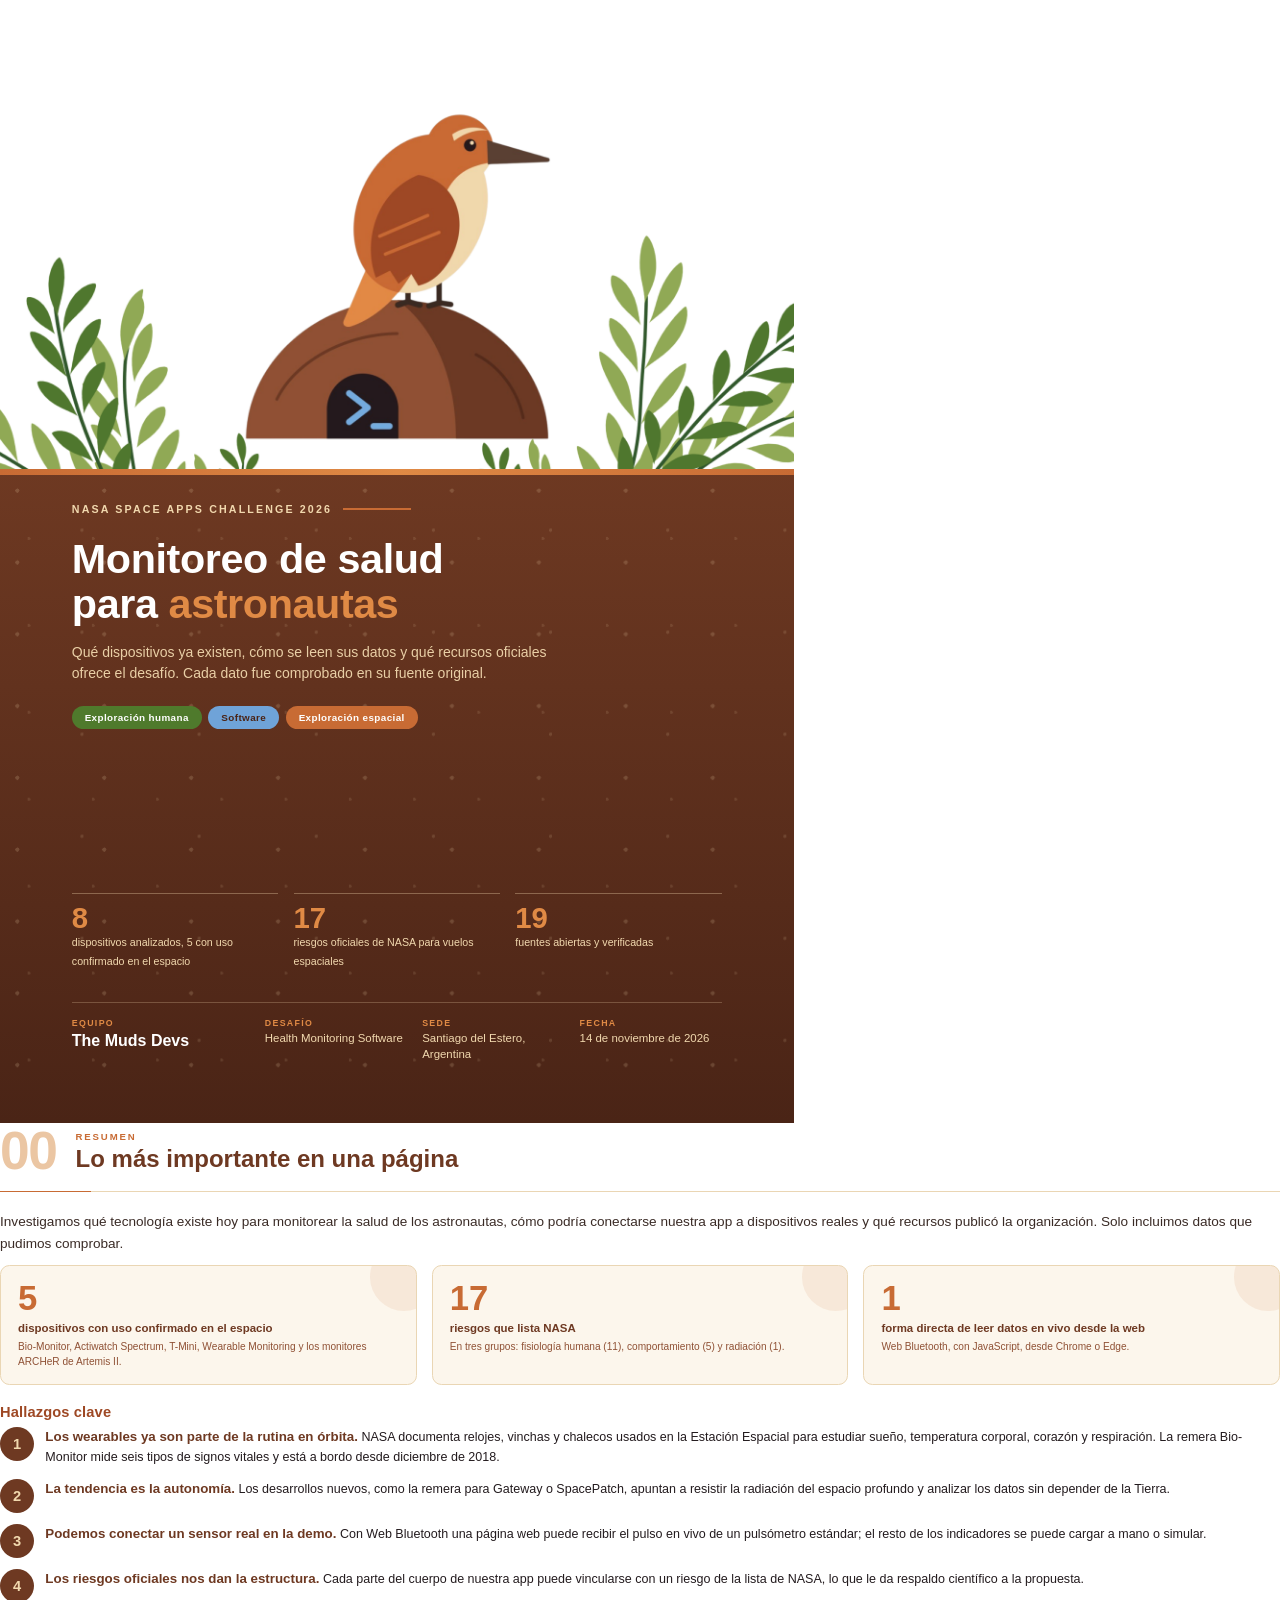
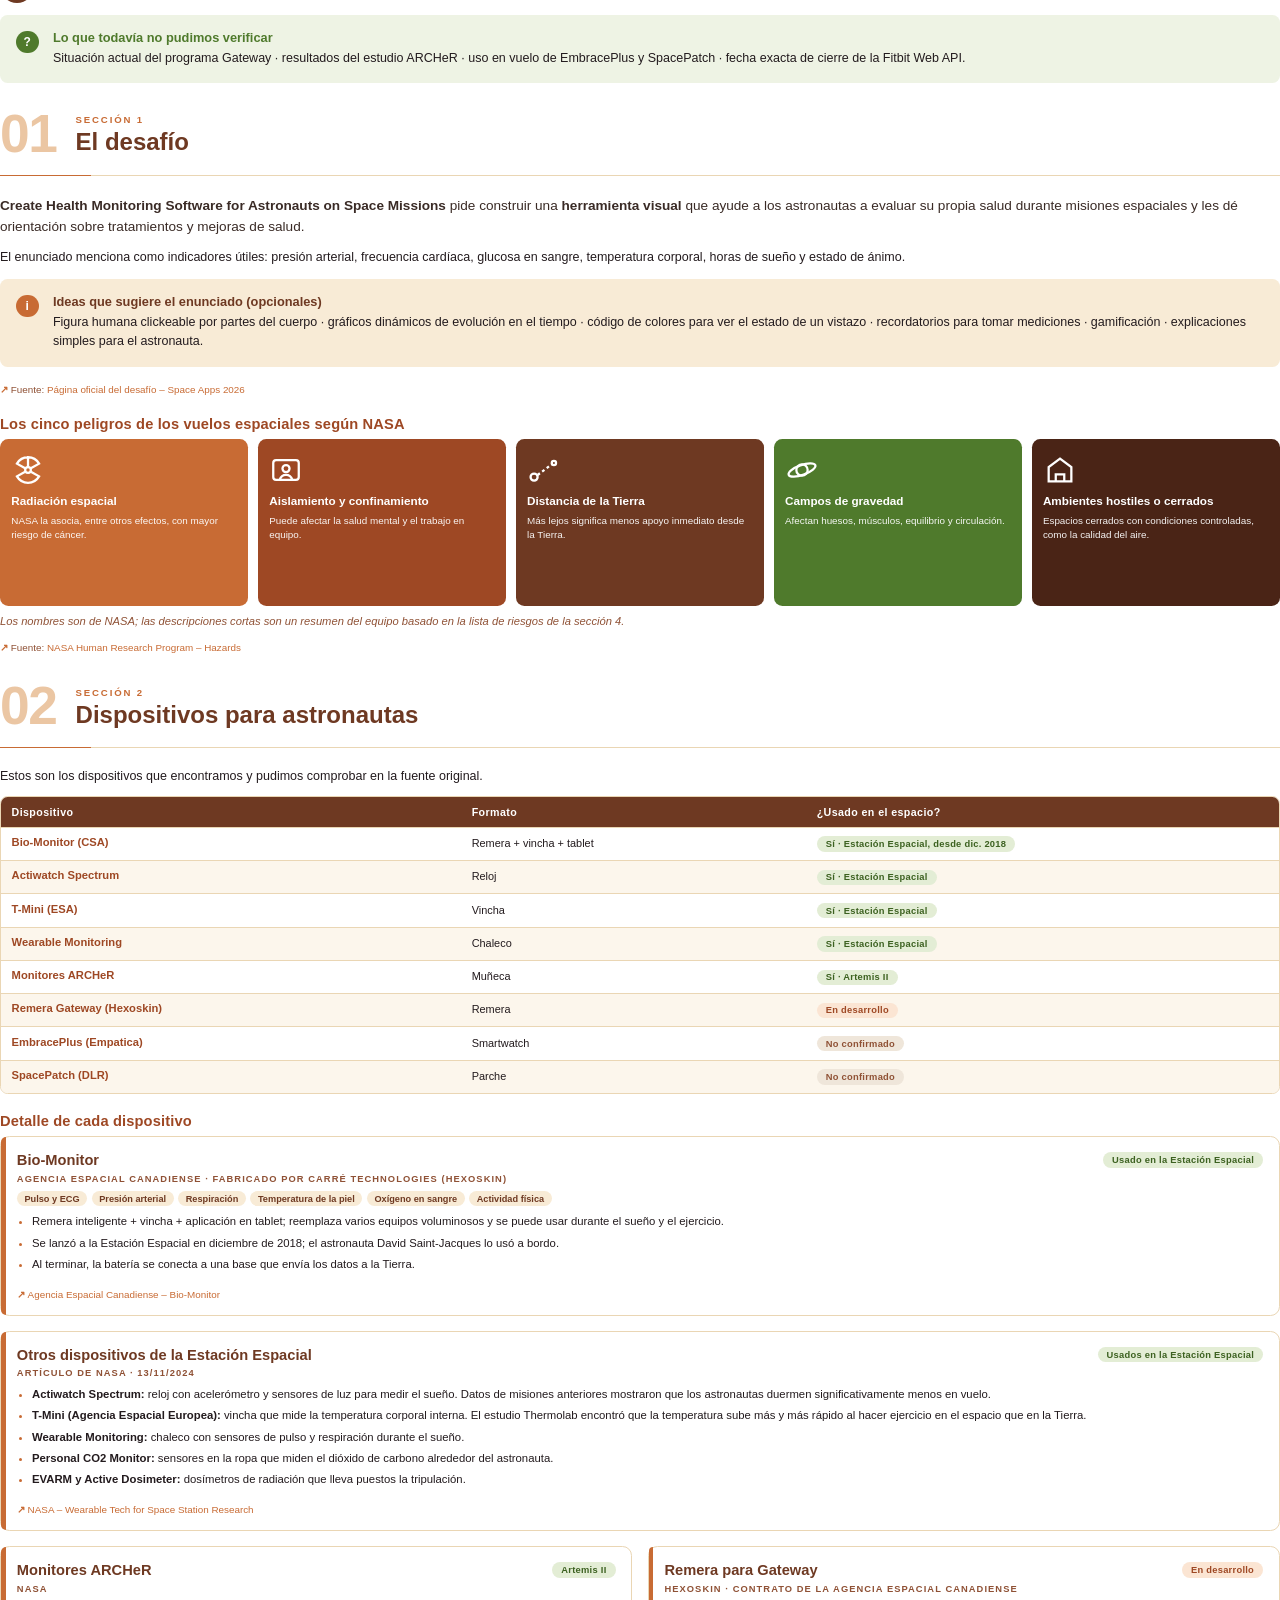
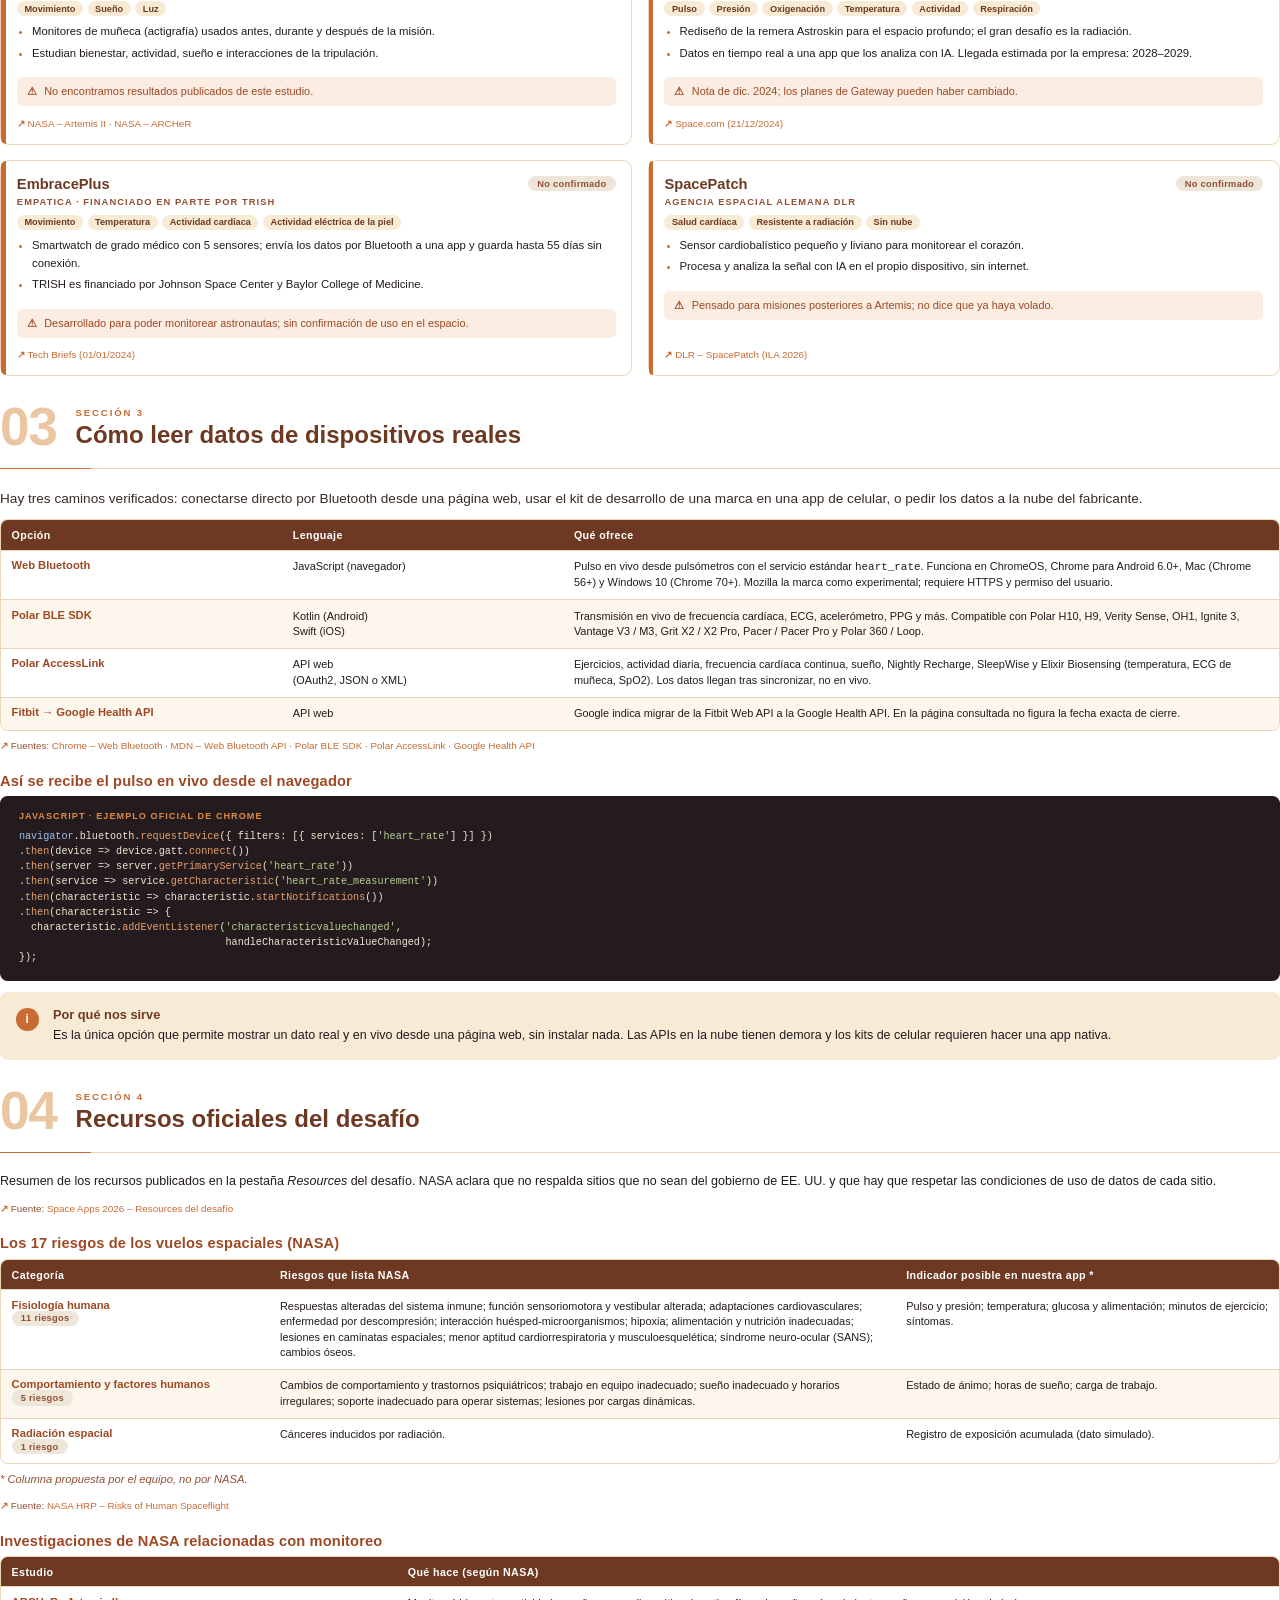
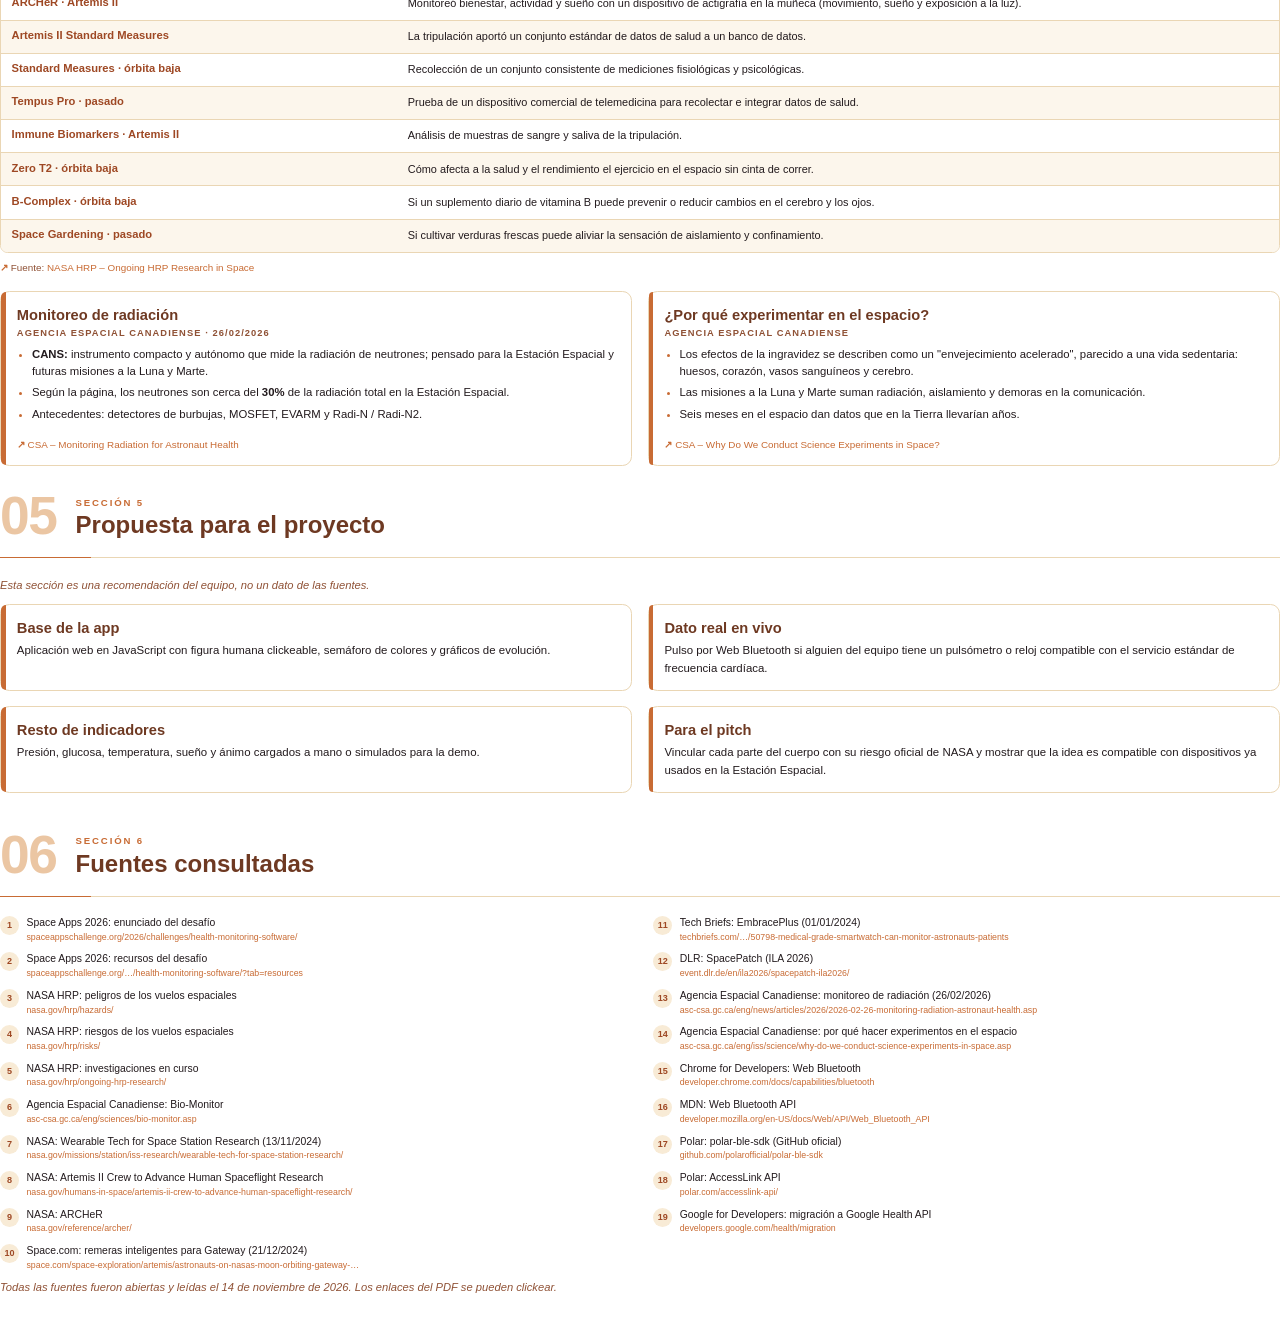
<file: informe_muds_devs.html>
<!doctype html>
<html lang="es">
<head>
<meta charset="utf-8">
<title>Monitoreo de salud para astronautas – The Muds Devs</title>
<style>
  :root{
    --brown:#6E3922; --deep:#4A2416; --rust:#9E4824; --orange:#C86B34; --amber:#E08A45;
    --cream:#F1D8AE; --sand:#F8EBD6; --paper:#FCF6EC; --ink:#231B1E; --muted:#8F5135;
    --green:#4F7A2C; --leaf:#8DAA5B; --blue:#6FA3D8; --line:#EAD6B4;
    --head:"Bahnschrift","Segoe UI",Arial,sans-serif; --body:"Segoe UI",Arial,sans-serif;
  }
  @page{ size:A4; margin:27mm 17mm 22mm 17mm; }
  @page :first{ margin:0 }
  *{box-sizing:border-box}
  html,body{margin:0;padding:0;background:#fff}
  body{font:9.4pt/1.55 var(--body);color:var(--ink);-webkit-print-color-adjust:exact;print-color-adjust:exact}
  a{color:var(--orange);text-decoration:none}
  b,strong{font-weight:600}

  /* ================= PORTADA ================= */
  .cover{width:210mm;height:297mm;position:relative;break-after:page;overflow:hidden;background:#fff}
  .cover .art{position:absolute;top:2mm;left:0;width:210mm;height:122mm;object-fit:cover;object-position:bottom}
  .cover .ground{position:absolute;top:124mm;left:0;right:0;bottom:0;background:
      radial-gradient(circle at 20% 30%,rgba(241,216,174,.18) 0 .5mm,transparent .6mm),
      radial-gradient(circle at 70% 60%,rgba(241,216,174,.14) 0 .4mm,transparent .5mm),
      radial-gradient(circle at 45% 80%,rgba(241,216,174,.12) 0 .35mm,transparent .45mm),
      linear-gradient(180deg,var(--brown) 0%,var(--deep) 100%);
      background-size:23mm 19mm,31mm 27mm,17mm 23mm,100% 100%;}
  .cover .ground::before{content:"";position:absolute;top:0;left:0;right:0;height:1.6mm;
      background:linear-gradient(90deg,var(--orange),var(--amber),var(--orange))}
  .cover .inner{position:absolute;top:133mm;left:19mm;right:19mm;bottom:16mm}
  .eyebrow{font:600 8pt var(--head);color:var(--cream);letter-spacing:1.6pt;text-transform:uppercase;display:flex;align-items:center;gap:3mm}
  .eyebrow::after{content:"";flex:0 0 18mm;height:.6mm;background:var(--orange)}
  .cover h1{font:700 31pt/1.08 var(--head);color:#fff;margin:6mm 0 4mm;letter-spacing:-.3pt}
  .cover h1 em{font-style:normal;color:var(--amber)}
  .cover .sub{font:10.5pt/1.5 var(--body);color:var(--cream);margin:0 0 6mm;max-width:132mm;opacity:.95}
  .tags span{display:inline-block;font:600 7.4pt var(--head);letter-spacing:.3pt;color:#fff;padding:1.5mm 3.4mm;border-radius:5mm;margin-right:1.8mm}
  .t-green{background:var(--green)} .t-blue{background:var(--blue);color:var(--deep)!important} .t-orange{background:var(--orange)}
  .stats{display:grid;grid-template-columns:repeat(3,1fr);gap:4mm;position:absolute;left:0;right:0;bottom:24mm}
  .stat{border-top:.5mm solid rgba(241,216,174,.35);padding-top:2.5mm}
  .stat b{display:block;font:700 22pt/1 var(--head);color:var(--amber)}
  .stat span{font:8pt/1.35 var(--body);color:var(--cream)}
  .meta{position:absolute;left:0;right:0;bottom:0;display:grid;grid-template-columns:1.25fr 1fr 1fr 1fr;gap:4mm;
        border-top:.4mm solid rgba(241,216,174,.25);padding-top:4mm}
  .meta div small{display:block;font:600 6.6pt var(--head);letter-spacing:1pt;text-transform:uppercase;color:var(--amber);margin-bottom:.8mm}
  .meta div{font:8.6pt/1.35 var(--body);color:var(--cream)}
  .meta .team{font:700 12pt/1.2 var(--head);color:#fff}

  /* ================= SECCIONES ================= */
  section{margin-bottom:6mm}
  .pb{break-after:page;height:0}
  .sh{display:grid;grid-template-columns:auto 1fr;gap:5mm;align-items:end;margin-bottom:5mm;break-after:avoid}
  .sh .num{font:700 40pt/1.05 var(--head);margin-bottom:-1.6mm;color:#EBC6A3;letter-spacing:-1pt}
  .sh .label{font:600 7.2pt var(--head);color:var(--orange);letter-spacing:1.4pt;text-transform:uppercase;margin-bottom:.8mm}
  .sh h2{font:700 18pt/1.15 var(--head);color:var(--brown);margin:0}
  .sh::after{content:"";grid-column:1 / -1;height:.3mm;background:linear-gradient(90deg,var(--orange) 0 24mm,var(--line) 24mm)}
  h3{font:700 11pt var(--head);color:var(--rust);margin:5mm 0 2mm;break-after:avoid;letter-spacing:.1pt}
  p{margin:0 0 2.6mm}
  ul{margin:0 0 2.6mm;padding-left:4.6mm} li{margin-bottom:1mm} li::marker{color:var(--orange)}
  .lead{font-size:10.2pt;line-height:1.6;color:#3a2b26}
  .src{font-size:7.4pt;color:var(--muted);margin:1mm 0 0}
  .src::before{content:"↗ ";color:var(--orange);font-weight:700}
  .warn{display:flex;gap:2mm;font-size:8.2pt;color:var(--rust);background:#FBEDE2;border-radius:1.5mm;padding:1.6mm 2.6mm;margin:1.5mm 0 1.5mm}
  .warn::before{content:"⚠";font-weight:700}
  .note{font-size:8.4pt;color:var(--muted);font-style:italic}

  .callout{position:relative;background:var(--sand);border-radius:2mm;padding:4mm 5mm 4mm 14mm;margin:3mm 0 4mm;break-inside:avoid}
  .callout::before{content:"i";position:absolute;left:4.2mm;top:4.2mm;width:6mm;height:6mm;border-radius:50%;background:var(--orange);
      color:#fff;font:700 9pt/6mm var(--head);text-align:center}
  .callout.green{background:#EEF3E4}
  .callout.green::before{content:"?";background:var(--green)}
  .callout b.t{display:block;font:700 9.6pt var(--head);color:var(--brown);margin-bottom:1mm}
  .callout.green b.t{color:var(--green)}

  /* resumen */
  .kpis{display:grid;grid-template-columns:repeat(3,1fr);gap:4mm;margin:2mm 0 5mm}
  .kpi{background:var(--paper);border:.3mm solid var(--line);border-radius:2.5mm;padding:4mm 4.5mm;position:relative;overflow:hidden}
  .kpi::after{content:"";position:absolute;right:-6mm;top:-6mm;width:18mm;height:18mm;border-radius:50%;background:rgba(200,107,52,.10)}
  .kpi b{display:block;font:700 26pt/1 var(--head);color:var(--orange)}
  .kpi span{display:block;font:600 8.6pt/1.35 var(--head);color:var(--brown);margin-top:1.5mm}
  .kpi small{display:block;font-size:7.6pt;color:var(--muted);margin-top:1mm;line-height:1.4}
  .findings{counter-reset:f;display:grid;gap:3mm}
  .finding{display:grid;grid-template-columns:9mm 1fr;gap:3mm;align-items:start;break-inside:avoid}
  .finding::before{counter-increment:f;content:counter(f);width:9mm;height:9mm;border-radius:50%;background:var(--brown);color:var(--cream);
      font:700 11pt/9mm var(--head);text-align:center}
  .finding b{font-family:var(--head);color:var(--brown);font-size:10pt}

  /* peligros */
  .hazards{display:grid;grid-template-columns:repeat(5,1fr);gap:2.5mm;margin:2mm 0 2mm}
  .hz{border-radius:2.2mm;padding:3.5mm 3mm 3.2mm;color:#fff;break-inside:avoid;min-height:44mm;display:flex;flex-direction:column}
  .hz svg{width:9mm;height:9mm;margin-bottom:2mm}
  .hz b{font:700 8.8pt/1.2 var(--head);margin-bottom:1.6mm;display:block}
  .hz span{font-size:7.4pt;line-height:1.4;opacity:.95}
  .h1c{background:var(--orange)} .h2c{background:var(--rust)} .h3c{background:var(--brown)} .h4c{background:var(--green)} .h5c{background:var(--deep)}

  /* tablas */
  table{width:100%;border-collapse:separate;border-spacing:0;margin:2mm 0 2mm;font-size:8.2pt;line-height:1.42;border-radius:2mm;overflow:hidden;border:.3mm solid var(--line)}
  thead{display:table-header-group}
  tr{break-inside:avoid}
  th{background:var(--brown);color:#fff;text-align:left;padding:2.3mm 2.8mm;font:600 8pt var(--head);letter-spacing:.3pt}
  td{padding:2.2mm 2.8mm;vertical-align:top;border-top:.3mm solid var(--line)}
  tbody tr:nth-child(even) td{background:var(--paper)}
  td.k{font:600 8.4pt var(--head);color:var(--rust)}
  .pill{display:inline-block;font:600 7pt var(--head);letter-spacing:.2pt;padding:.7mm 2.4mm;border-radius:3mm;white-space:nowrap}
  .ok{background:#E3EDD5;color:#3C6120} .dev{background:#FBE5D3;color:var(--rust)} .unk{background:#EFE6DA;color:var(--muted)}

  /* tarjetas de dispositivos */
  .cards{display:grid;grid-template-columns:1fr 1fr;gap:4mm}
  .card{background:#fff;border:.3mm solid var(--line);border-radius:2.5mm;padding:4mm 4.2mm 3.4mm;break-inside:avoid;display:flex;flex-direction:column;position:relative}
  .card::before{content:"";position:absolute;left:0;top:0;bottom:0;width:1.2mm;border-radius:2.5mm 0 0 2.5mm;background:var(--orange)}
  .card.wide{grid-column:1 / -1}
  .card .top{display:flex;justify-content:space-between;align-items:flex-start;gap:2mm;margin-bottom:1mm}
  .card h4{font:700 11pt/1.2 var(--head);color:var(--brown);margin:0}
  .card .org{font:600 7pt var(--head);letter-spacing:.8pt;text-transform:uppercase;color:var(--muted);margin-bottom:2mm}
  .card ul{font-size:8.5pt;padding-left:4mm;margin-bottom:1.5mm}
  .chips{display:flex;flex-wrap:wrap;gap:1.2mm;margin:0 0 2mm}
  .chips span{font:600 6.9pt var(--head);background:var(--sand);color:var(--brown);padding:.6mm 2mm;border-radius:2mm}
  .card .src{margin-top:auto;padding-top:1mm}

  /* código y fuentes */
  pre{font:7.6pt/1.5 Consolas,monospace;background:var(--ink);color:#F1E6D2;padding:4mm 5mm;border-radius:2mm;
      white-space:pre-wrap;margin:2mm 0 2mm;break-inside:avoid;position:relative}
  pre::before{content:"JavaScript · ejemplo oficial de Chrome";display:block;font:600 6.8pt var(--head);letter-spacing:.8pt;
      text-transform:uppercase;color:var(--amber);margin-bottom:2mm}
  .k1{color:#E8A06A} .k2{color:#9CC3EA} .k3{color:#B9CF8F}
  ol.refs{list-style:none;padding:0;margin:0;counter-reset:r;columns:2;column-gap:7mm;font-size:7.8pt}
  ol.refs li{counter-increment:r;break-inside:avoid;padding-left:7mm;position:relative;margin-bottom:2.4mm;line-height:1.35}
  ol.refs li::before{content:counter(r);position:absolute;left:0;top:0;width:5mm;height:5mm;border-radius:50%;background:var(--sand);
      color:var(--rust);font:700 6.8pt/5mm var(--head);text-align:center}
  ol.refs a{display:block;font-size:6.6pt;word-break:break-all;color:var(--orange);margin-top:.4mm}
</style>
</head>
<body>

<!-- ================= PORTADA ================= -->
<div class="cover">
  <img class="art" src="assets/cover_art.png" alt="">
  <div class="ground"></div>
  <div class="inner">
    <div class="eyebrow">NASA Space Apps Challenge 2026</div>
    <h1>Monitoreo de salud<br>para <em>astronautas</em></h1>
    <p class="sub">Qué dispositivos ya existen, cómo se leen sus datos y qué recursos oficiales ofrece el desafío. Cada dato fue comprobado en su fuente original.</p>
    <div class="tags"><span class="t-green">Exploración humana</span><span class="t-blue">Software</span><span class="t-orange">Exploración espacial</span></div>
    <div class="stats">
      <div class="stat"><b>8</b><span>dispositivos analizados, 5 con uso confirmado en el espacio</span></div>
      <div class="stat"><b>17</b><span>riesgos oficiales de NASA para vuelos espaciales</span></div>
      <div class="stat"><b>19</b><span>fuentes abiertas y verificadas</span></div>
    </div>
    <div class="meta">
      <div><small>Equipo</small><span class="team">The Muds Devs</span></div>
      <div><small>Desafío</small>Health Monitoring Software</div>
      <div><small>Sede</small>Santiago del Estero, Argentina</div>
      <div><small>Fecha</small>14 de noviembre de 2026</div>
    </div>
  </div>
</div>

<!-- ================= RESUMEN ================= -->
<section>
  <div class="sh"><div class="num">00</div><div><div class="label">Resumen</div><h2>Lo más importante en una página</h2></div></div>
  <p class="lead">Investigamos qué tecnología existe hoy para monitorear la salud de los astronautas, cómo podría conectarse nuestra app a dispositivos reales y qué recursos publicó la organización. Solo incluimos datos que pudimos comprobar.</p>
  <div class="kpis">
    <div class="kpi"><b>5</b><span>dispositivos con uso confirmado en el espacio</span><small>Bio-Monitor, Actiwatch Spectrum, T-Mini, Wearable Monitoring y los monitores ARCHeR de Artemis II.</small></div>
    <div class="kpi"><b>17</b><span>riesgos que lista NASA</span><small>En tres grupos: fisiología humana (11), comportamiento (5) y radiación (1).</small></div>
    <div class="kpi"><b>1</b><span>forma directa de leer datos en vivo desde la web</span><small>Web Bluetooth, con JavaScript, desde Chrome o Edge.</small></div>
  </div>
  <h3>Hallazgos clave</h3>
  <div class="findings">
    <div class="finding"><div><b>Los wearables ya son parte de la rutina en órbita.</b> NASA documenta relojes, vinchas y chalecos usados en la Estación Espacial para estudiar sueño, temperatura corporal, corazón y respiración. La remera Bio-Monitor mide seis tipos de signos vitales y está a bordo desde diciembre de 2018.</div></div>
    <div class="finding"><div><b>La tendencia es la autonomía.</b> Los desarrollos nuevos, como la remera para Gateway o SpacePatch, apuntan a resistir la radiación del espacio profundo y analizar los datos sin depender de la Tierra.</div></div>
    <div class="finding"><div><b>Podemos conectar un sensor real en la demo.</b> Con Web Bluetooth una página web puede recibir el pulso en vivo de un pulsómetro estándar; el resto de los indicadores se puede cargar a mano o simular.</div></div>
    <div class="finding"><div><b>Los riesgos oficiales nos dan la estructura.</b> Cada parte del cuerpo de nuestra app puede vincularse con un riesgo de la lista de NASA, lo que le da respaldo científico a la propuesta.</div></div>
  </div>
  <div class="callout green"><b class="t">Lo que todavía no pudimos verificar</b>Situación actual del programa Gateway · resultados del estudio ARCHeR · uso en vuelo de EmbracePlus y SpacePatch · fecha exacta de cierre de la Fitbit Web API.</div>
</section>

<!-- ================= 1 ================= -->
<div class="pb"></div>
<section>
  <div class="sh"><div class="num">01</div><div><div class="label">Sección 1</div><h2>El desafío</h2></div></div>
  <p class="lead"><b>Create Health Monitoring Software for Astronauts on Space Missions</b> pide construir una <b>herramienta visual</b> que ayude a los astronautas a evaluar su propia salud durante misiones espaciales y les dé orientación sobre tratamientos y mejoras de salud.</p>
  <p>El enunciado menciona como indicadores útiles: presión arterial, frecuencia cardíaca, glucosa en sangre, temperatura corporal, horas de sueño y estado de ánimo.</p>
  <div class="callout"><b class="t">Ideas que sugiere el enunciado (opcionales)</b>Figura humana clickeable por partes del cuerpo · gráficos dinámicos de evolución en el tiempo · código de colores para ver el estado de un vistazo · recordatorios para tomar mediciones · gamificación · explicaciones simples para el astronauta.</div>
  <p class="src">Fuente: <a href="https://www.spaceappschallenge.org/2026/challenges/health-monitoring-software/">Página oficial del desafío – Space Apps 2026</a></p>

  <h3>Los cinco peligros de los vuelos espaciales según NASA</h3>
  <div class="hazards">
    <div class="hz h1c"><svg viewBox="0 0 24 24" fill="none" stroke="#fff" stroke-width="1.6"><circle cx="12" cy="12" r="2"/><path d="M12 10V3a9 9 0 0 1 7.8 4.5L13.7 11M10.3 11 4.2 7.5A9 9 0 0 1 12 3M13.7 13l6.1 3.5A9 9 0 0 1 4.2 16.5L10.3 13"/></svg><b>Radiación espacial</b><span>NASA la asocia, entre otros efectos, con mayor riesgo de cáncer.</span></div>
    <div class="hz h2c"><svg viewBox="0 0 24 24" fill="none" stroke="#fff" stroke-width="1.6"><rect x="3" y="5" width="18" height="14" rx="2"/><circle cx="12" cy="11" r="2.5"/><path d="M7.5 19c.8-2.4 2.5-3.6 4.5-3.6s3.7 1.2 4.5 3.6"/></svg><b>Aislamiento y confinamiento</b><span>Puede afectar la salud mental y el trabajo en equipo.</span></div>
    <div class="hz h3c"><svg viewBox="0 0 24 24" fill="none" stroke="#fff" stroke-width="1.6"><circle cx="5" cy="17" r="2.5"/><circle cx="19" cy="7" r="1.5"/><path d="M7.5 15.5 17.5 8" stroke-dasharray="2 2"/></svg><b>Distancia de la Tierra</b><span>Más lejos significa menos apoyo inmediato desde la Tierra.</span></div>
    <div class="hz h4c"><svg viewBox="0 0 24 24" fill="none" stroke="#fff" stroke-width="1.6"><circle cx="12" cy="12" r="4"/><ellipse cx="12" cy="12" rx="10" ry="3.5" transform="rotate(-20 12 12)"/></svg><b>Campos de gravedad</b><span>Afectan huesos, músculos, equilibrio y circulación.</span></div>
    <div class="hz h5c"><svg viewBox="0 0 24 24" fill="none" stroke="#fff" stroke-width="1.6"><path d="M4 20V10l8-6 8 6v10z"/><path d="M9 20v-5h6v5"/></svg><b>Ambientes hostiles o cerrados</b><span>Espacios cerrados con condiciones controladas, como la calidad del aire.</span></div>
  </div>
  <p class="note">Los nombres son de NASA; las descripciones cortas son un resumen del equipo basado en la lista de riesgos de la sección 4.</p>
  <p class="src">Fuente: <a href="https://www.nasa.gov/hrp/hazards/">NASA Human Research Program – Hazards</a></p>
</section>

<!-- ================= 2 ================= -->
<div class="pb"></div>
<section>
  <div class="sh"><div class="num">02</div><div><div class="label">Sección 2</div><h2>Dispositivos para astronautas</h2></div></div>
  <p>Estos son los dispositivos que encontramos y pudimos comprobar en la fuente original.</p>
  <table>
    <thead><tr><th style="width:36%">Dispositivo</th><th style="width:27%">Formato</th><th>¿Usado en el espacio?</th></tr></thead>
    <tbody>
      <tr><td class="k">Bio-Monitor (CSA)</td><td>Remera + vincha + tablet</td><td><span class="pill ok">Sí · Estación Espacial, desde dic. 2018</span></td></tr>
      <tr><td class="k">Actiwatch Spectrum</td><td>Reloj</td><td><span class="pill ok">Sí · Estación Espacial</span></td></tr>
      <tr><td class="k">T-Mini (ESA)</td><td>Vincha</td><td><span class="pill ok">Sí · Estación Espacial</span></td></tr>
      <tr><td class="k">Wearable Monitoring</td><td>Chaleco</td><td><span class="pill ok">Sí · Estación Espacial</span></td></tr>
      <tr><td class="k">Monitores ARCHeR</td><td>Muñeca</td><td><span class="pill ok">Sí · Artemis II</span></td></tr>
      <tr><td class="k">Remera Gateway (Hexoskin)</td><td>Remera</td><td><span class="pill dev">En desarrollo</span></td></tr>
      <tr><td class="k">EmbracePlus (Empatica)</td><td>Smartwatch</td><td><span class="pill unk">No confirmado</span></td></tr>
      <tr><td class="k">SpacePatch (DLR)</td><td>Parche</td><td><span class="pill unk">No confirmado</span></td></tr>
    </tbody>
  </table>

  <h3>Detalle de cada dispositivo</h3>
  <div class="cards">
    <div class="card wide">
      <div class="top"><h4>Bio-Monitor</h4><span class="pill ok">Usado en la Estación Espacial</span></div>
      <div class="org">Agencia Espacial Canadiense · fabricado por Carré Technologies (Hexoskin)</div>
      <div class="chips"><span>Pulso y ECG</span><span>Presión arterial</span><span>Respiración</span><span>Temperatura de la piel</span><span>Oxígeno en sangre</span><span>Actividad física</span></div>
      <ul>
        <li>Remera inteligente + vincha + aplicación en tablet; reemplaza varios equipos voluminosos y se puede usar durante el sueño y el ejercicio.</li>
        <li>Se lanzó a la Estación Espacial en diciembre de 2018; el astronauta David Saint-Jacques lo usó a bordo.</li>
        <li>Al terminar, la batería se conecta a una base que envía los datos a la Tierra.</li>
      </ul>
      <p class="src"><a href="https://www.asc-csa.gc.ca/eng/sciences/bio-monitor.asp">Agencia Espacial Canadiense – Bio-Monitor</a></p>
    </div>

    <div class="card wide">
      <div class="top"><h4>Otros dispositivos de la Estación Espacial</h4><span class="pill ok">Usados en la Estación Espacial</span></div>
      <div class="org">Artículo de NASA · 13/11/2024</div>
      <ul>
        <li><b>Actiwatch Spectrum:</b> reloj con acelerómetro y sensores de luz para medir el sueño. Datos de misiones anteriores mostraron que los astronautas duermen significativamente menos en vuelo.</li>
        <li><b>T-Mini (Agencia Espacial Europea):</b> vincha que mide la temperatura corporal interna. El estudio Thermolab encontró que la temperatura sube más y más rápido al hacer ejercicio en el espacio que en la Tierra.</li>
        <li><b>Wearable Monitoring:</b> chaleco con sensores de pulso y respiración durante el sueño.</li>
        <li><b>Personal CO2 Monitor:</b> sensores en la ropa que miden el dióxido de carbono alrededor del astronauta.</li>
        <li><b>EVARM y Active Dosimeter:</b> dosímetros de radiación que lleva puestos la tripulación.</li>
      </ul>
      <p class="src"><a href="https://www.nasa.gov/missions/station/iss-research/wearable-tech-for-space-station-research/">NASA – Wearable Tech for Space Station Research</a></p>
    </div>

    <div class="card">
      <div class="top"><h4>Monitores ARCHeR</h4><span class="pill ok">Artemis II</span></div>
      <div class="org">NASA</div>
      <div class="chips"><span>Movimiento</span><span>Sueño</span><span>Luz</span></div>
      <ul>
        <li>Monitores de muñeca (actigrafía) usados antes, durante y después de la misión.</li>
        <li>Estudian bienestar, actividad, sueño e interacciones de la tripulación.</li>
      </ul>
      <div class="warn">No encontramos resultados publicados de este estudio.</div>
      <p class="src"><a href="https://www.nasa.gov/humans-in-space/artemis-ii-crew-to-advance-human-spaceflight-research/">NASA – Artemis II</a> · <a href="https://www.nasa.gov/reference/archer/">NASA – ARCHeR</a></p>
    </div>

    <div class="card">
      <div class="top"><h4>Remera para Gateway</h4><span class="pill dev">En desarrollo</span></div>
      <div class="org">Hexoskin · contrato de la Agencia Espacial Canadiense</div>
      <div class="chips"><span>Pulso</span><span>Presión</span><span>Oxigenación</span><span>Temperatura</span><span>Actividad</span><span>Respiración</span></div>
      <ul>
        <li>Rediseño de la remera Astroskin para el espacio profundo; el gran desafío es la radiación.</li>
        <li>Datos en tiempo real a una app que los analiza con IA. Llegada estimada por la empresa: 2028–2029.</li>
      </ul>
      <div class="warn">Nota de dic. 2024; los planes de Gateway pueden haber cambiado.</div>
      <p class="src"><a href="https://www.space.com/space-exploration/artemis/astronauts-on-nasas-moon-orbiting-gateway-space-station-will-wear-smart-undershirts-to-stay-healthy">Space.com (21/12/2024)</a></p>
    </div>

    <div class="card">
      <div class="top"><h4>EmbracePlus</h4><span class="pill unk">No confirmado</span></div>
      <div class="org">Empatica · financiado en parte por TRISH</div>
      <div class="chips"><span>Movimiento</span><span>Temperatura</span><span>Actividad cardíaca</span><span>Actividad eléctrica de la piel</span></div>
      <ul>
        <li>Smartwatch de grado médico con 5 sensores; envía los datos por Bluetooth a una app y guarda hasta 55 días sin conexión.</li>
        <li>TRISH es financiado por Johnson Space Center y Baylor College of Medicine.</li>
      </ul>
      <div class="warn">Desarrollado para poder monitorear astronautas; sin confirmación de uso en el espacio.</div>
      <p class="src"><a href="https://www.techbriefs.com/component/content/article/50798-medical-grade-smartwatch-can-monitor-astronauts-patients">Tech Briefs (01/01/2024)</a></p>
    </div>

    <div class="card">
      <div class="top"><h4>SpacePatch</h4><span class="pill unk">No confirmado</span></div>
      <div class="org">Agencia espacial alemana DLR</div>
      <div class="chips"><span>Salud cardíaca</span><span>Resistente a radiación</span><span>Sin nube</span></div>
      <ul>
        <li>Sensor cardiobalístico pequeño y liviano para monitorear el corazón.</li>
        <li>Procesa y analiza la señal con IA en el propio dispositivo, sin internet.</li>
      </ul>
      <div class="warn">Pensado para misiones posteriores a Artemis; no dice que ya haya volado.</div>
      <p class="src"><a href="https://event.dlr.de/en/ila2026/spacepatch-ila2026/">DLR – SpacePatch (ILA 2026)</a></p>
    </div>
  </div>
</section>

<!-- ================= 3 ================= -->
<div class="pb"></div>
<section>
  <div class="sh"><div class="num">03</div><div><div class="label">Sección 3</div><h2>Cómo leer datos de dispositivos reales</h2></div></div>
  <p class="lead">Hay tres caminos verificados: conectarse directo por Bluetooth desde una página web, usar el kit de desarrollo de una marca en una app de celular, o pedir los datos a la nube del fabricante.</p>
  <table>
    <thead><tr><th style="width:22%">Opción</th><th style="width:22%">Lenguaje</th><th>Qué ofrece</th></tr></thead>
    <tbody>
      <tr><td class="k">Web Bluetooth</td><td>JavaScript (navegador)</td><td>Pulso en vivo desde pulsómetros con el servicio estándar <code>heart_rate</code>. Funciona en ChromeOS, Chrome para Android 6.0+, Mac (Chrome 56+) y Windows 10 (Chrome 70+). Mozilla la marca como experimental; requiere HTTPS y permiso del usuario.</td></tr>
      <tr><td class="k">Polar BLE SDK</td><td>Kotlin (Android)<br>Swift (iOS)</td><td>Transmisión en vivo de frecuencia cardíaca, ECG, acelerómetro, PPG y más. Compatible con Polar H10, H9, Verity Sense, OH1, Ignite 3, Vantage V3 / M3, Grit X2 / X2 Pro, Pacer / Pacer Pro y Polar 360 / Loop.</td></tr>
      <tr><td class="k">Polar AccessLink</td><td>API web<br>(OAuth2, JSON o XML)</td><td>Ejercicios, actividad diaria, frecuencia cardíaca continua, sueño, Nightly Recharge, SleepWise y Elixir Biosensing (temperatura, ECG de muñeca, SpO2). Los datos llegan tras sincronizar, no en vivo.</td></tr>
      <tr><td class="k">Fitbit → Google Health API</td><td>API web</td><td>Google indica migrar de la Fitbit Web API a la Google Health API. En la página consultada no figura la fecha exacta de cierre.</td></tr>
    </tbody>
  </table>
  <p class="src">Fuentes: <a href="https://developer.chrome.com/docs/capabilities/bluetooth">Chrome – Web Bluetooth</a> · <a href="https://developer.mozilla.org/en-US/docs/Web/API/Web_Bluetooth_API">MDN – Web Bluetooth API</a> · <a href="https://github.com/polarofficial/polar-ble-sdk">Polar BLE SDK</a> · <a href="https://www.polar.com/accesslink-api/">Polar AccessLink</a> · <a href="https://developers.google.com/health/migration">Google Health API</a></p>

  <h3>Así se recibe el pulso en vivo desde el navegador</h3>
<pre><span class="k2">navigator</span>.bluetooth.<span class="k1">requestDevice</span>({ filters: [{ services: [<span class="k3">'heart_rate'</span>] }] })
.<span class="k1">then</span>(device =&gt; device.gatt.<span class="k1">connect</span>())
.<span class="k1">then</span>(server =&gt; server.<span class="k1">getPrimaryService</span>(<span class="k3">'heart_rate'</span>))
.<span class="k1">then</span>(service =&gt; service.<span class="k1">getCharacteristic</span>(<span class="k3">'heart_rate_measurement'</span>))
.<span class="k1">then</span>(characteristic =&gt; characteristic.<span class="k1">startNotifications</span>())
.<span class="k1">then</span>(characteristic =&gt; {
  characteristic.<span class="k1">addEventListener</span>(<span class="k3">'characteristicvaluechanged'</span>,
                                  handleCharacteristicValueChanged);
});</pre>
  <div class="callout"><b class="t">Por qué nos sirve</b>Es la única opción que permite mostrar un dato real y en vivo desde una página web, sin instalar nada. Las APIs en la nube tienen demora y los kits de celular requieren hacer una app nativa.</div>
</section>

<!-- ================= 4 ================= -->
<div class="pb"></div>
<section>
  <div class="sh"><div class="num">04</div><div><div class="label">Sección 4</div><h2>Recursos oficiales del desafío</h2></div></div>
  <p>Resumen de los recursos publicados en la pestaña <i>Resources</i> del desafío. NASA aclara que no respalda sitios que no sean del gobierno de EE. UU. y que hay que respetar las condiciones de uso de datos de cada sitio.</p>
  <p class="src">Fuente: <a href="https://www.spaceappschallenge.org/2026/challenges/health-monitoring-software/?tab=resources">Space Apps 2026 – Resources del desafío</a></p>

  <h3>Los 17 riesgos de los vuelos espaciales (NASA)</h3>
  <table>
    <thead><tr><th style="width:21%">Categoría</th><th style="width:49%">Riesgos que lista NASA</th><th>Indicador posible en nuestra app *</th></tr></thead>
    <tbody>
      <tr><td class="k">Fisiología humana<br><span class="pill unk">11 riesgos</span></td><td>Respuestas alteradas del sistema inmune; función sensoriomotora y vestibular alterada; adaptaciones cardiovasculares; enfermedad por descompresión; interacción huésped-microorganismos; hipoxia; alimentación y nutrición inadecuadas; lesiones en caminatas espaciales; menor aptitud cardiorrespiratoria y musculoesquelética; síndrome neuro-ocular (SANS); cambios óseos.</td><td>Pulso y presión; temperatura; glucosa y alimentación; minutos de ejercicio; síntomas.</td></tr>
      <tr><td class="k">Comportamiento y factores humanos<br><span class="pill unk">5 riesgos</span></td><td>Cambios de comportamiento y trastornos psiquiátricos; trabajo en equipo inadecuado; sueño inadecuado y horarios irregulares; soporte inadecuado para operar sistemas; lesiones por cargas dinámicas.</td><td>Estado de ánimo; horas de sueño; carga de trabajo.</td></tr>
      <tr><td class="k">Radiación espacial<br><span class="pill unk">1 riesgo</span></td><td>Cánceres inducidos por radiación.</td><td>Registro de exposición acumulada (dato simulado).</td></tr>
    </tbody>
  </table>
  <p class="note">* Columna propuesta por el equipo, no por NASA.</p>
  <p class="src">Fuente: <a href="https://www.nasa.gov/hrp/risks/">NASA HRP – Risks of Human Spaceflight</a></p>

  <h3>Investigaciones de NASA relacionadas con monitoreo</h3>
  <table>
    <thead><tr><th style="width:31%">Estudio</th><th>Qué hace (según NASA)</th></tr></thead>
    <tbody>
      <tr><td class="k">ARCHeR · Artemis II</td><td>Monitoreó bienestar, actividad y sueño con un dispositivo de actigrafía en la muñeca (movimiento, sueño y exposición a la luz).</td></tr>
      <tr><td class="k">Artemis II Standard Measures</td><td>La tripulación aportó un conjunto estándar de datos de salud a un banco de datos.</td></tr>
      <tr><td class="k">Standard Measures · órbita baja</td><td>Recolección de un conjunto consistente de mediciones fisiológicas y psicológicas.</td></tr>
      <tr><td class="k">Tempus Pro · pasado</td><td>Prueba de un dispositivo comercial de telemedicina para recolectar e integrar datos de salud.</td></tr>
      <tr><td class="k">Immune Biomarkers · Artemis II</td><td>Análisis de muestras de sangre y saliva de la tripulación.</td></tr>
      <tr><td class="k">Zero T2 · órbita baja</td><td>Cómo afecta a la salud y el rendimiento el ejercicio en el espacio sin cinta de correr.</td></tr>
      <tr><td class="k">B-Complex · órbita baja</td><td>Si un suplemento diario de vitamina B puede prevenir o reducir cambios en el cerebro y los ojos.</td></tr>
      <tr><td class="k">Space Gardening · pasado</td><td>Si cultivar verduras frescas puede aliviar la sensación de aislamiento y confinamiento.</td></tr>
    </tbody>
  </table>
  <p class="src">Fuente: <a href="https://www.nasa.gov/hrp/ongoing-hrp-research/">NASA HRP – Ongoing HRP Research in Space</a></p>

  <div class="cards" style="margin-top:4mm">
    <div class="card">
      <div class="top"><h4>Monitoreo de radiación</h4></div>
      <div class="org">Agencia Espacial Canadiense · 26/02/2026</div>
      <ul>
        <li><b>CANS:</b> instrumento compacto y autónomo que mide la radiación de neutrones; pensado para la Estación Espacial y futuras misiones a la Luna y Marte.</li>
        <li>Según la página, los neutrones son cerca del <b>30%</b> de la radiación total en la Estación Espacial.</li>
        <li>Antecedentes: detectores de burbujas, MOSFET, EVARM y Radi-N / Radi-N2.</li>
      </ul>
      <p class="src"><a href="https://www.asc-csa.gc.ca/eng/news/articles/2026/2026-02-26-monitoring-radiation-astronaut-health.asp">CSA – Monitoring Radiation for Astronaut Health</a></p>
    </div>
    <div class="card">
      <div class="top"><h4>¿Por qué experimentar en el espacio?</h4></div>
      <div class="org">Agencia Espacial Canadiense</div>
      <ul>
        <li>Los efectos de la ingravidez se describen como un "envejecimiento acelerado", parecido a una vida sedentaria: huesos, corazón, vasos sanguíneos y cerebro.</li>
        <li>Las misiones a la Luna y Marte suman radiación, aislamiento y demoras en la comunicación.</li>
        <li>Seis meses en el espacio dan datos que en la Tierra llevarían años.</li>
      </ul>
      <p class="src"><a href="https://www.asc-csa.gc.ca/eng/iss/science/why-do-we-conduct-science-experiments-in-space.asp">CSA – Why Do We Conduct Science Experiments in Space?</a></p>
    </div>
  </div>
</section>

<!-- ================= 5 ================= -->
<div class="pb"></div>
<section>
  <div class="sh"><div class="num">05</div><div><div class="label">Sección 5</div><h2>Propuesta para el proyecto</h2></div></div>
  <p class="note">Esta sección es una recomendación del equipo, no un dato de las fuentes.</p>
  <div class="cards">
    <div class="card"><div class="top"><h4>Base de la app</h4></div><p style="font-size:8.6pt;margin:0">Aplicación web en JavaScript con figura humana clickeable, semáforo de colores y gráficos de evolución.</p></div>
    <div class="card"><div class="top"><h4>Dato real en vivo</h4></div><p style="font-size:8.6pt;margin:0">Pulso por Web Bluetooth si alguien del equipo tiene un pulsómetro o reloj compatible con el servicio estándar de frecuencia cardíaca.</p></div>
    <div class="card"><div class="top"><h4>Resto de indicadores</h4></div><p style="font-size:8.6pt;margin:0">Presión, glucosa, temperatura, sueño y ánimo cargados a mano o simulados para la demo.</p></div>
    <div class="card"><div class="top"><h4>Para el pitch</h4></div><p style="font-size:8.6pt;margin:0">Vincular cada parte del cuerpo con su riesgo oficial de NASA y mostrar que la idea es compatible con dispositivos ya usados en la Estación Espacial.</p></div>
  </div>

  <div class="sh" style="margin-top:9mm"><div class="num">06</div><div><div class="label">Sección 6</div><h2>Fuentes consultadas</h2></div></div>
  <ol class="refs">
    <li>Space Apps 2026: enunciado del desafío<a href="https://www.spaceappschallenge.org/2026/challenges/health-monitoring-software/">spaceappschallenge.org/2026/challenges/health-monitoring-software/</a></li>
    <li>Space Apps 2026: recursos del desafío<a href="https://www.spaceappschallenge.org/2026/challenges/health-monitoring-software/?tab=resources">spaceappschallenge.org/…/health-monitoring-software/?tab=resources</a></li>
    <li>NASA HRP: peligros de los vuelos espaciales<a href="https://www.nasa.gov/hrp/hazards/">nasa.gov/hrp/hazards/</a></li>
    <li>NASA HRP: riesgos de los vuelos espaciales<a href="https://www.nasa.gov/hrp/risks/">nasa.gov/hrp/risks/</a></li>
    <li>NASA HRP: investigaciones en curso<a href="https://www.nasa.gov/hrp/ongoing-hrp-research/">nasa.gov/hrp/ongoing-hrp-research/</a></li>
    <li>Agencia Espacial Canadiense: Bio-Monitor<a href="https://www.asc-csa.gc.ca/eng/sciences/bio-monitor.asp">asc-csa.gc.ca/eng/sciences/bio-monitor.asp</a></li>
    <li>NASA: Wearable Tech for Space Station Research (13/11/2024)<a href="https://www.nasa.gov/missions/station/iss-research/wearable-tech-for-space-station-research/">nasa.gov/missions/station/iss-research/wearable-tech-for-space-station-research/</a></li>
    <li>NASA: Artemis II Crew to Advance Human Spaceflight Research<a href="https://www.nasa.gov/humans-in-space/artemis-ii-crew-to-advance-human-spaceflight-research/">nasa.gov/humans-in-space/artemis-ii-crew-to-advance-human-spaceflight-research/</a></li>
    <li>NASA: ARCHeR<a href="https://www.nasa.gov/reference/archer/">nasa.gov/reference/archer/</a></li>
    <li>Space.com: remeras inteligentes para Gateway (21/12/2024)<a href="https://www.space.com/space-exploration/artemis/astronauts-on-nasas-moon-orbiting-gateway-space-station-will-wear-smart-undershirts-to-stay-healthy">space.com/space-exploration/artemis/astronauts-on-nasas-moon-orbiting-gateway-…</a></li>
    <li>Tech Briefs: EmbracePlus (01/01/2024)<a href="https://www.techbriefs.com/component/content/article/50798-medical-grade-smartwatch-can-monitor-astronauts-patients">techbriefs.com/…/50798-medical-grade-smartwatch-can-monitor-astronauts-patients</a></li>
    <li>DLR: SpacePatch (ILA 2026)<a href="https://event.dlr.de/en/ila2026/spacepatch-ila2026/">event.dlr.de/en/ila2026/spacepatch-ila2026/</a></li>
    <li>Agencia Espacial Canadiense: monitoreo de radiación (26/02/2026)<a href="https://www.asc-csa.gc.ca/eng/news/articles/2026/2026-02-26-monitoring-radiation-astronaut-health.asp">asc-csa.gc.ca/eng/news/articles/2026/2026-02-26-monitoring-radiation-astronaut-health.asp</a></li>
    <li>Agencia Espacial Canadiense: por qué hacer experimentos en el espacio<a href="https://www.asc-csa.gc.ca/eng/iss/science/why-do-we-conduct-science-experiments-in-space.asp">asc-csa.gc.ca/eng/iss/science/why-do-we-conduct-science-experiments-in-space.asp</a></li>
    <li>Chrome for Developers: Web Bluetooth<a href="https://developer.chrome.com/docs/capabilities/bluetooth">developer.chrome.com/docs/capabilities/bluetooth</a></li>
    <li>MDN: Web Bluetooth API<a href="https://developer.mozilla.org/en-US/docs/Web/API/Web_Bluetooth_API">developer.mozilla.org/en-US/docs/Web/API/Web_Bluetooth_API</a></li>
    <li>Polar: polar-ble-sdk (GitHub oficial)<a href="https://github.com/polarofficial/polar-ble-sdk">github.com/polarofficial/polar-ble-sdk</a></li>
    <li>Polar: AccessLink API<a href="https://www.polar.com/accesslink-api/">polar.com/accesslink-api/</a></li>
    <li>Google for Developers: migración a Google Health API<a href="https://developers.google.com/health/migration">developers.google.com/health/migration</a></li>
  </ol>
  <p class="note" style="margin-top:2mm">Todas las fuentes fueron abiertas y leídas el 14 de noviembre de 2026. Los enlaces del PDF se pueden clickear.</p>
</section>

</body>
</html>
</file>
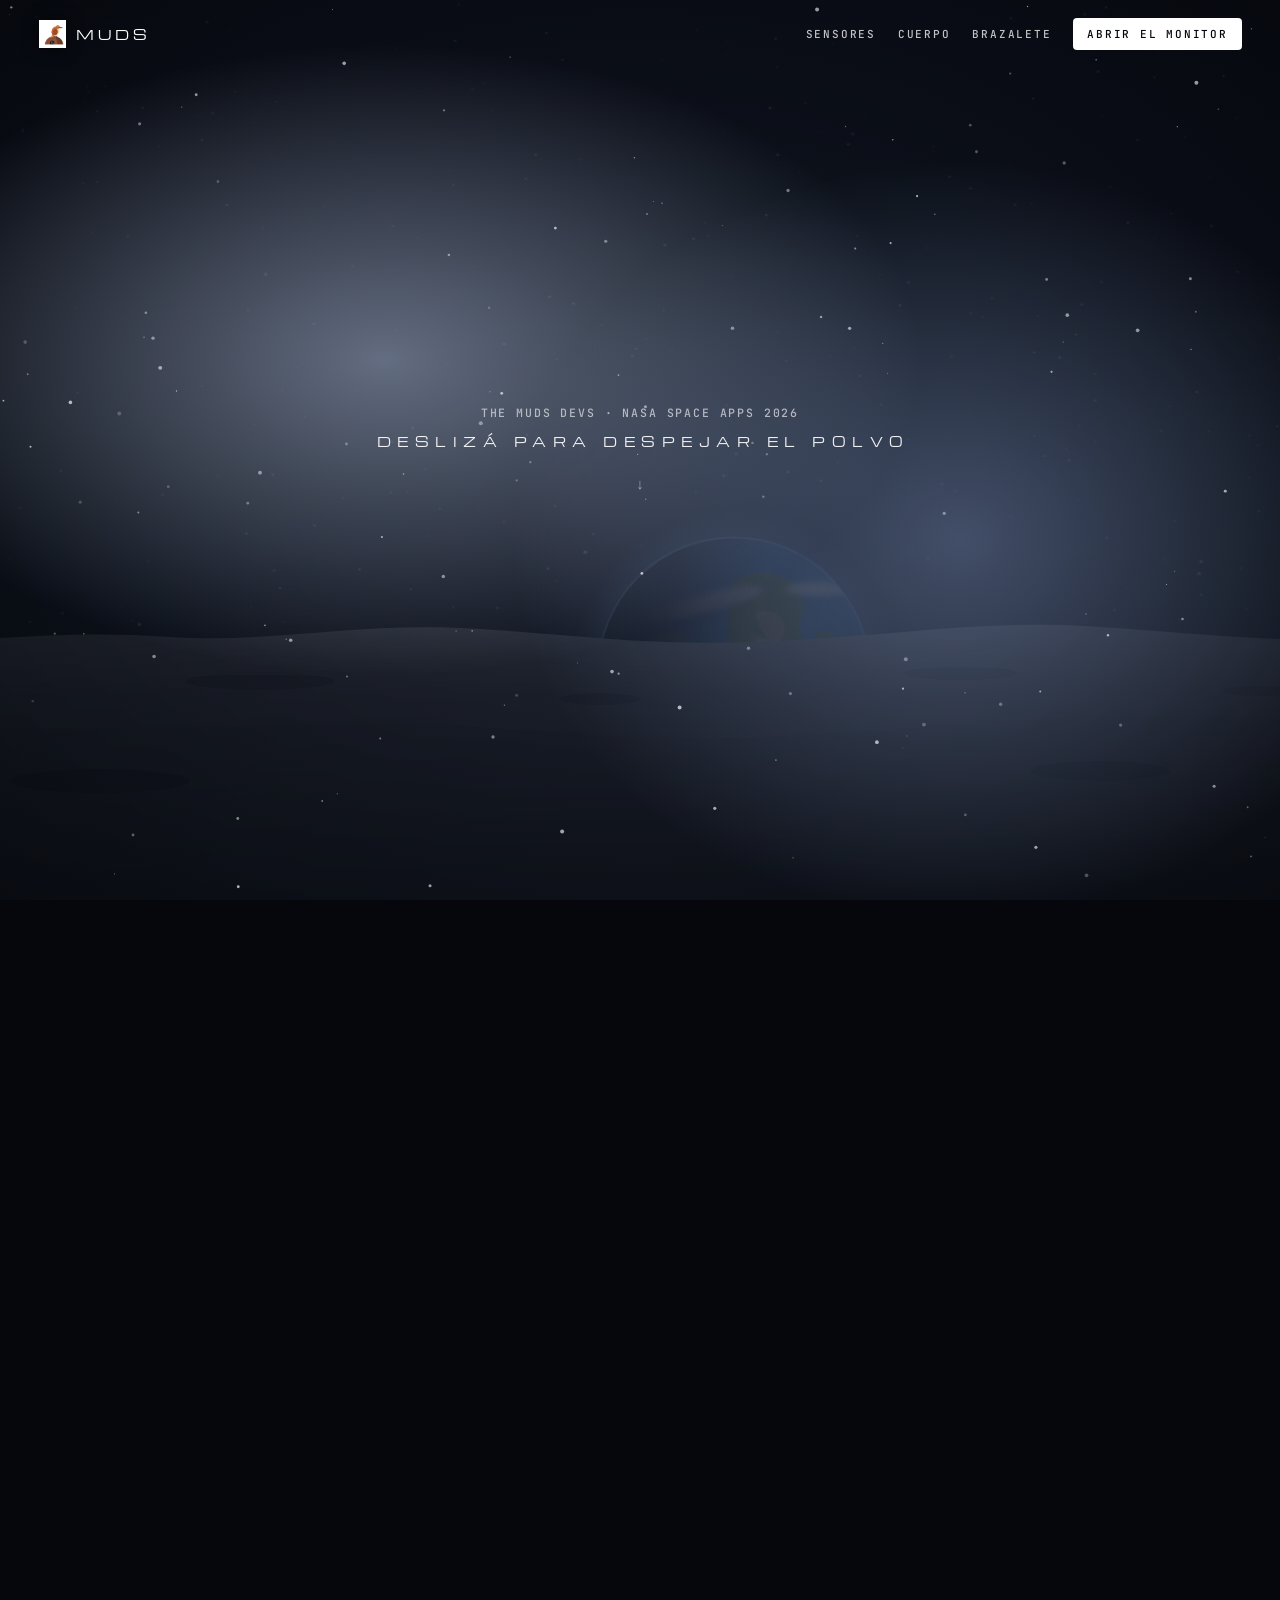
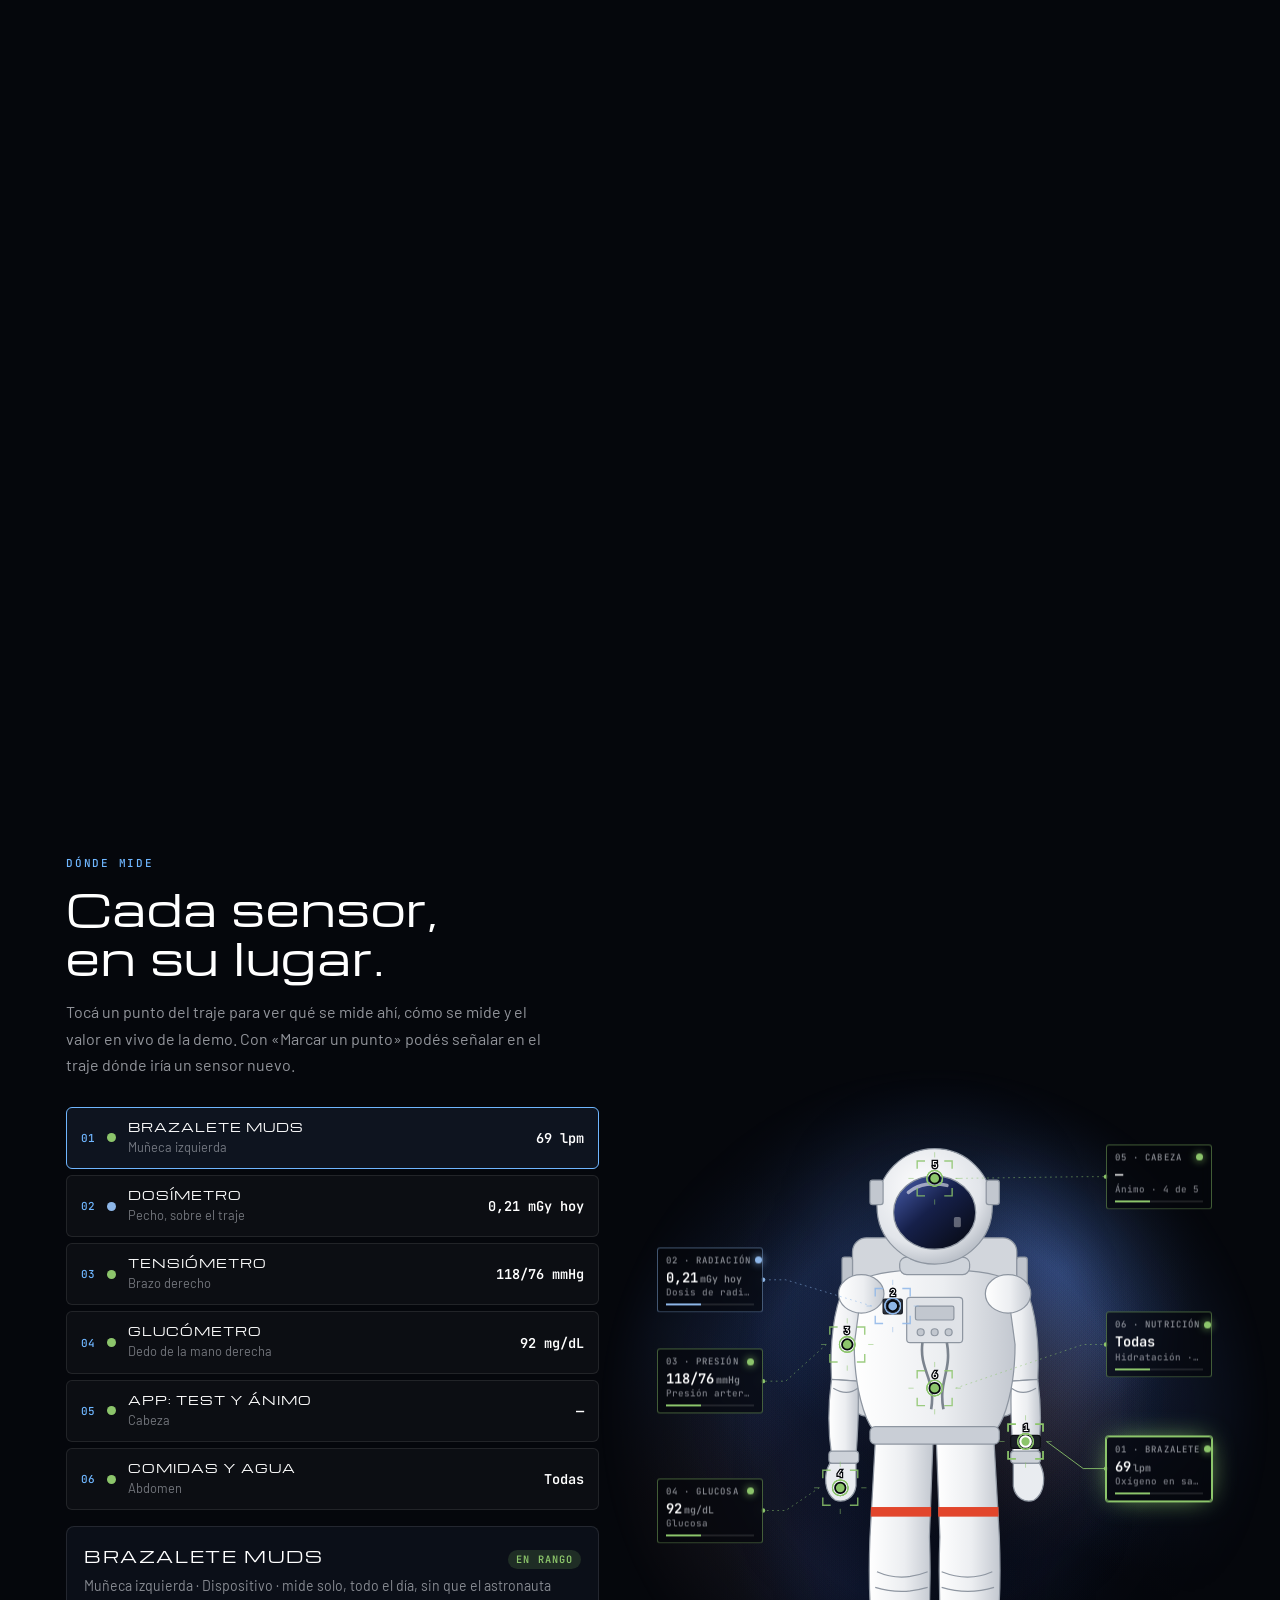
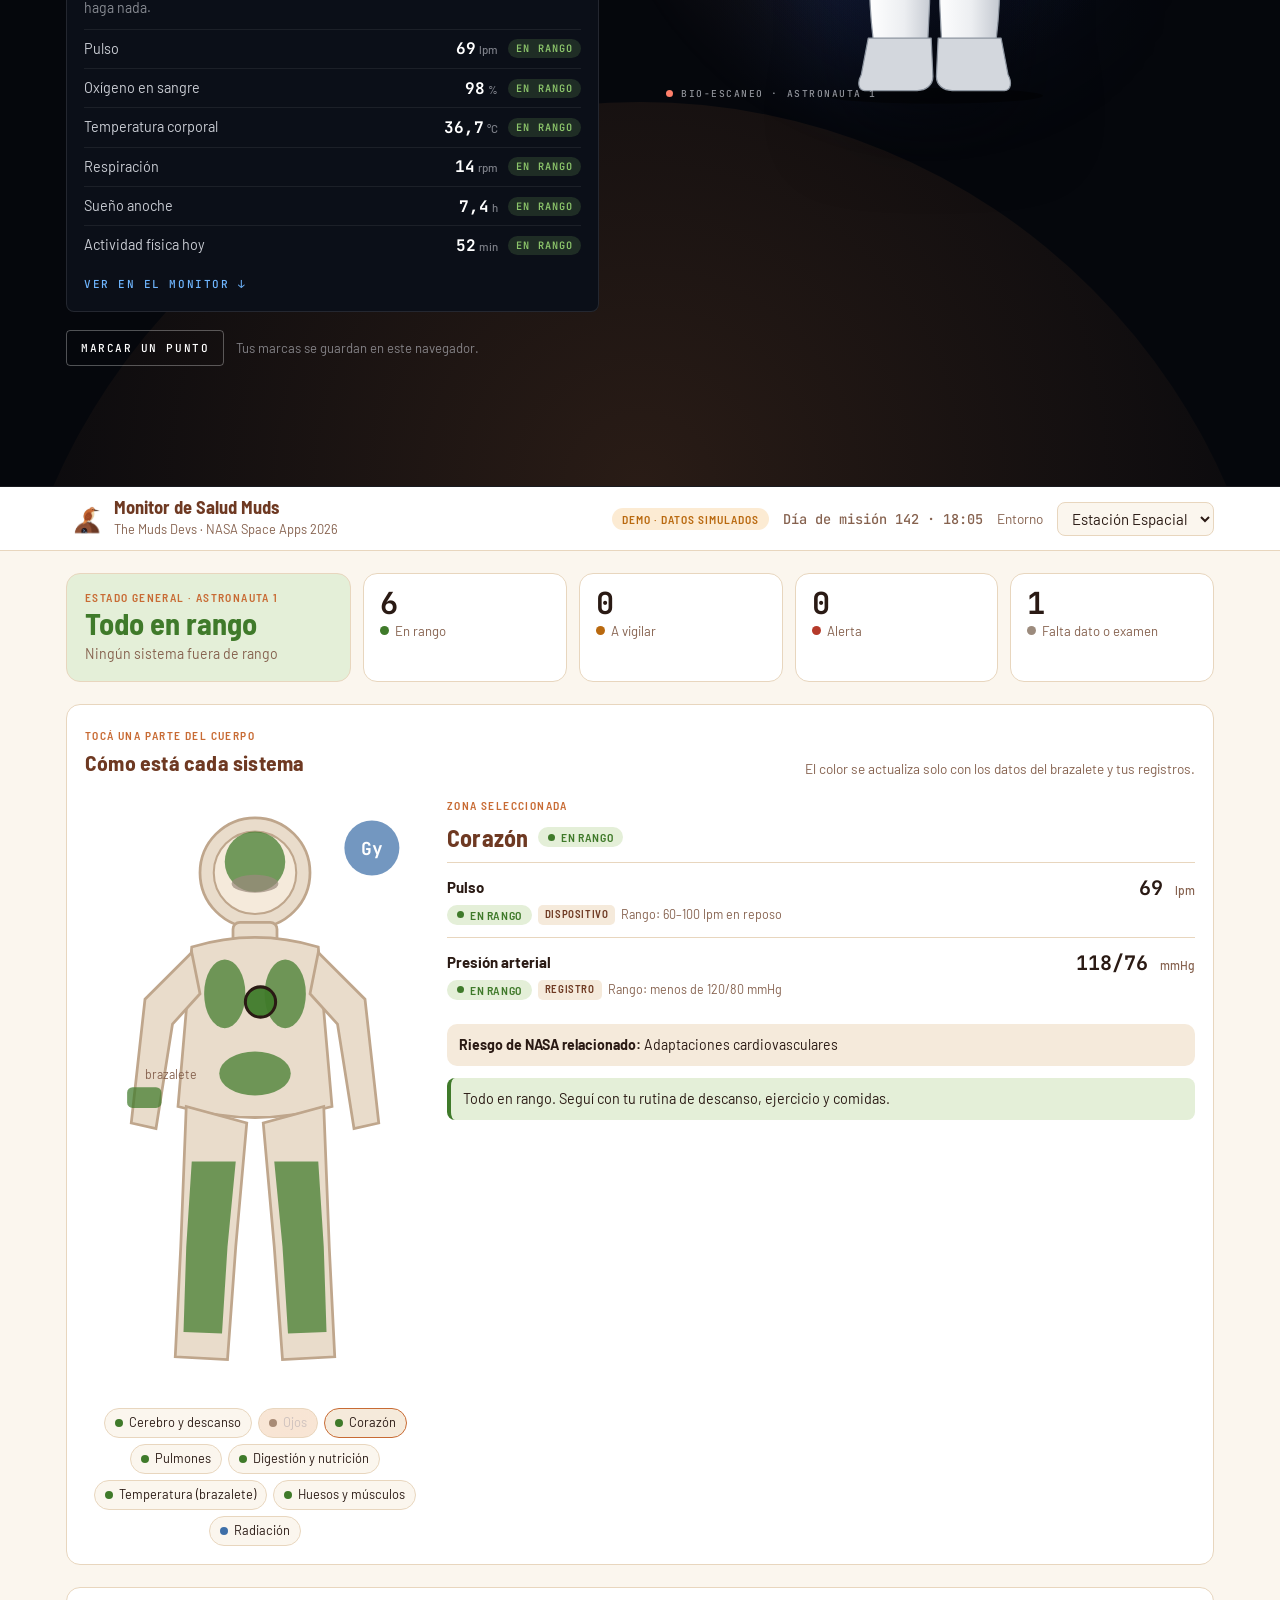
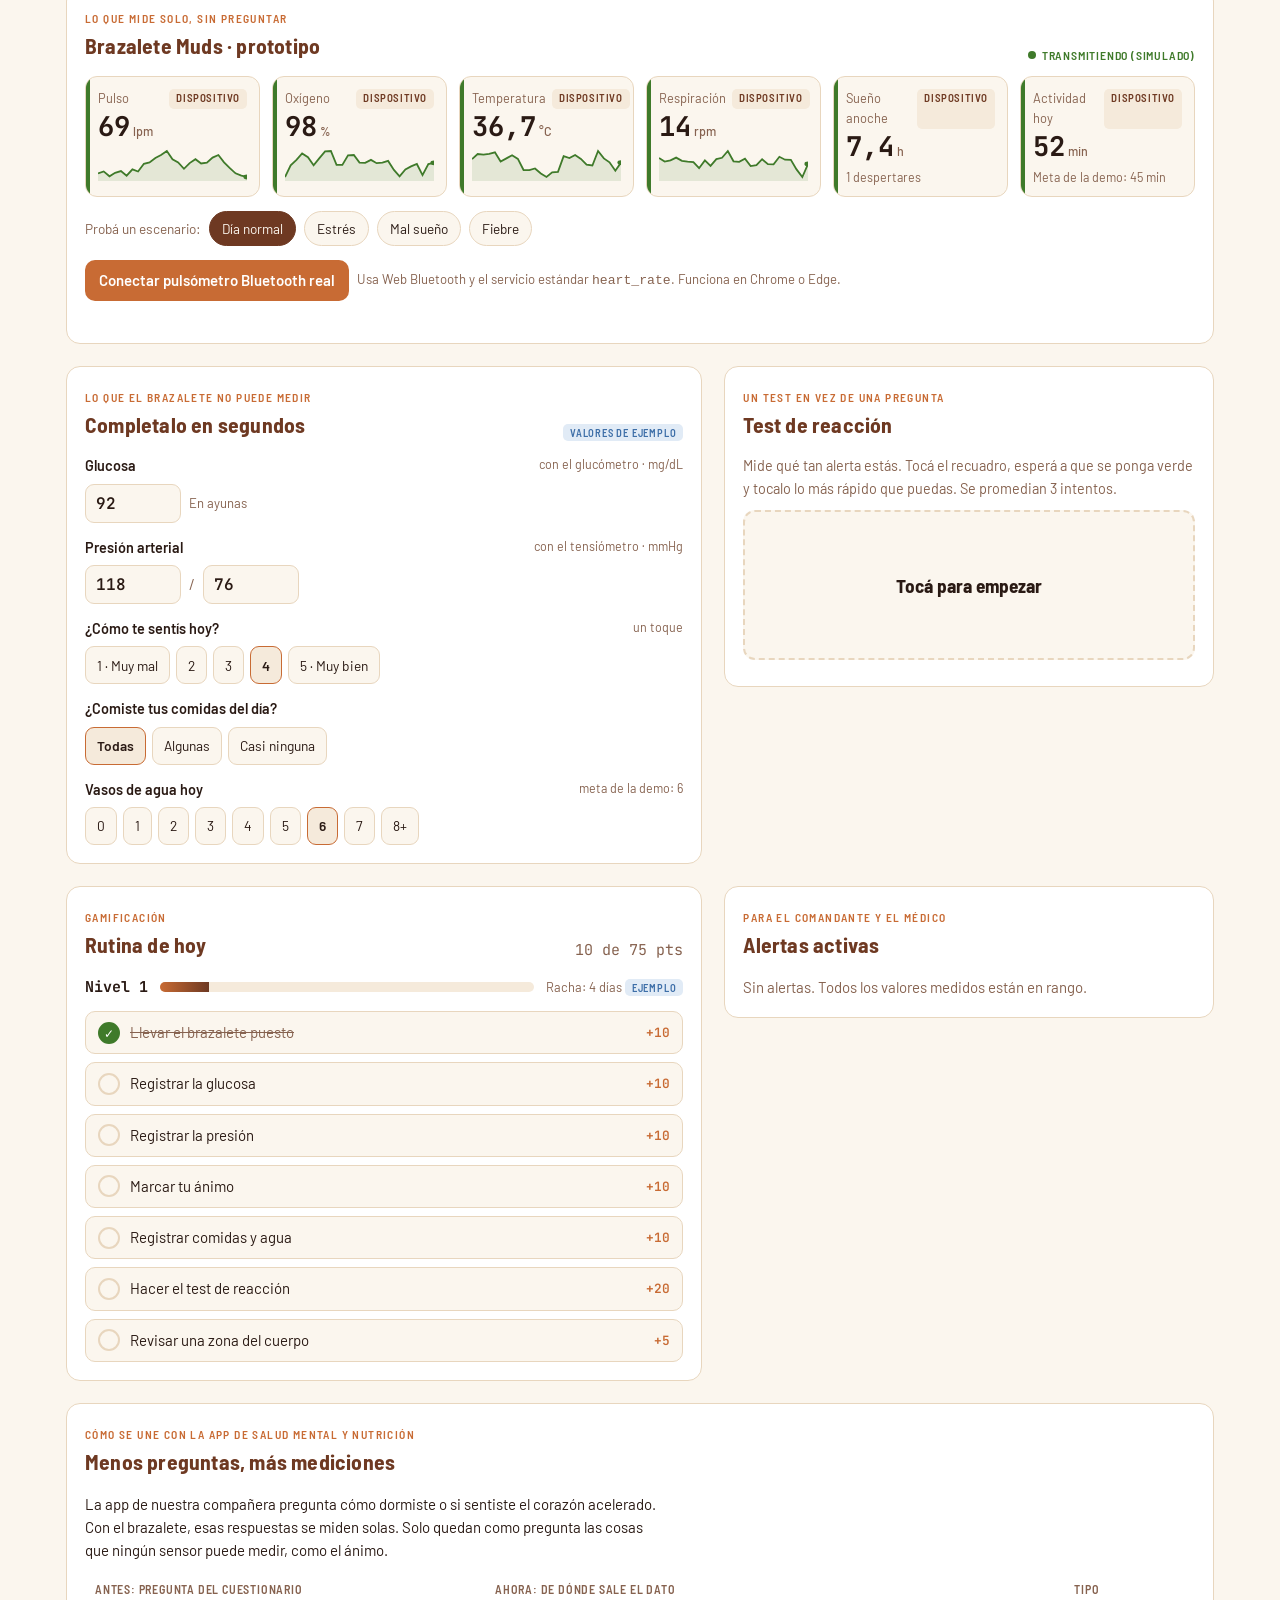
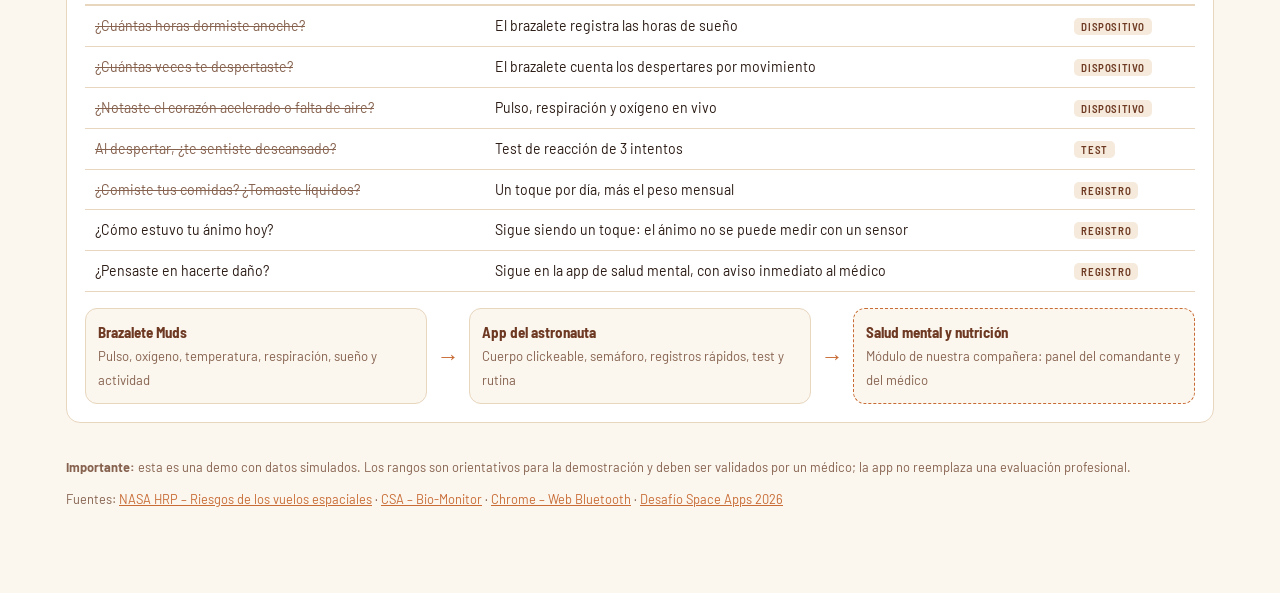
<file: demo/monitor_local.html>
<!doctype html>
<html lang="es"><head><meta charset="utf-8"><meta name="viewport" content="width=device-width,initial-scale=1,viewport-fit=cover"><style>body{margin:0}[hidden]{display:none!important}</style>
<title>Monitor de Salud Muds</title>
<meta name="claude:viewport-fit-sides" content="cover">
<link rel="preconnect" href="https://fonts.googleapis.com">
<link rel="stylesheet" href="https://fonts.googleapis.com/css2?family=Barlow+Semi+Condensed:wght@500;600;700&family=Barlow:wght@400;500;600&family=JetBrains+Mono:wght@500;700&family=Michroma&display=swap">
<style>
/* Layout: barra de misión arriba · resumen · cuerpo clickeable + detalle · brazalete en vivo · registros y test · rutina · cómo encaja */
:root{
  --bg:#FBF6EE; --panel:#FFFFFF; --panel2:#F5EADB; --ink:#2A1A14; --mut:#86624F; --line:#E8D6BE;
  --brand:#6E3922; --accent:#C86B34; --cream:#F1D8AE; --suit:#E9DCCB; --suit-line:#BFA68C;
  --ok:#3F7A2A; --okbg:#E4EFD8; --warn:#B9690F; --warnbg:#FCEBD3; --bad:#B53A2A; --badbg:#F9E0DA; --none:#9C8B7D; --nonebg:#EFE7DD;
  --info:#3E6FA8; --infobg:#E1EBF6; --code:#2A1A14; --codeink:#F3E6D2;
  --f-head:"Barlow Semi Condensed","Arial Narrow",Arial,sans-serif; --f-body:"Barlow","Segoe UI",Arial,sans-serif; --f-num:"JetBrains Mono",Consolas,monospace;
}
@media (prefers-color-scheme:dark){:root:not([data-theme="light"]){
  --bg:#1A110D; --panel:#24170F; --panel2:#2F1F16; --ink:#F3E6D2; --mut:#C2A386; --line:#3E2A1E;
  --brand:#E9B98E; --accent:#E8894A; --cream:#3A271C; --suit:#3A2A20; --suit-line:#6B4E3A;
  --ok:#8CC56B; --okbg:#203019; --warn:#F0A848; --warnbg:#3A2812; --bad:#FF7F6B; --badbg:#3E1C16; --none:#A08C7C; --nonebg:#2C211A;
  --info:#8DB6E8; --infobg:#1A2736; --code:#120B08; --codeink:#F3E6D2; color-scheme:dark}}
:root[data-theme="dark"]{
  --bg:#1A110D; --panel:#24170F; --panel2:#2F1F16; --ink:#F3E6D2; --mut:#C2A386; --line:#3E2A1E;
  --brand:#E9B98E; --accent:#E8894A; --cream:#3A271C; --suit:#3A2A20; --suit-line:#6B4E3A;
  --ok:#8CC56B; --okbg:#203019; --warn:#F0A848; --warnbg:#3A2812; --bad:#FF7F6B; --badbg:#3E1C16; --none:#A08C7C; --nonebg:#2C211A;
  --info:#8DB6E8; --infobg:#1A2736; --code:#120B08; --codeink:#F3E6D2; color-scheme:dark}
*{box-sizing:border-box}
body{background:var(--bg);color:var(--ink);font:15px/1.55 var(--f-body)}
body::before{content:"";position:fixed;inset:0 0 auto;height:env(safe-area-inset-top,0px);z-index:10;background:var(--panel)}
h1,h2,h3{font-family:var(--f-head);text-wrap:balance;margin:0;letter-spacing:.2px}
h2{font-size:1.35rem;color:var(--brand)}
h3{font-size:1.05rem}
.wrap{max-width:1180px;margin:0 auto;padding-left:max(16px,env(safe-area-inset-left,0px));padding-right:max(16px,env(safe-area-inset-right,0px))}
.mut{color:var(--mut)} .num{font-family:var(--f-num);font-variant-numeric:tabular-nums}
.eyebrow{font:600 .72rem var(--f-head);letter-spacing:1.4px;text-transform:uppercase;color:var(--accent)}
button{font:inherit;cursor:pointer;color:var(--ink)}
button:focus-visible,input:focus-visible,select:focus-visible{outline:3px solid var(--accent);outline-offset:2px}
a{color:var(--accent)}

/* barra superior */
.top{position:sticky;top:env(safe-area-inset-top,0px);z-index:9;background:var(--panel);border-bottom:1px solid var(--line)}
.top .wrap{display:flex;align-items:center;gap:14px;padding-block:10px;flex-wrap:wrap}
.brand{display:flex;align-items:center;gap:10px;margin-right:auto;min-width:0}
.brand img{width:38px;height:38px;object-fit:contain}
.brand b{font:700 1.15rem var(--f-head);color:var(--brand);display:block;line-height:1.1}
.brand small{color:var(--mut);font-size:.8rem}
.demo{font:600 .72rem var(--f-head);letter-spacing:1px;text-transform:uppercase;background:var(--warnbg);color:var(--warn);padding:4px 10px;border-radius:20px}
.mclock{font:500 .85rem var(--f-num);color:var(--mut)}
select{font:inherit;padding:6px 10px;border-radius:8px;border:1px solid var(--line);background:var(--bg);color:var(--ink)}

main{padding-block:22px 40px;display:grid;gap:22px}
main>*,.two>*,.bodygrid>*{min-width:0}
.panel{background:var(--panel);border:1px solid var(--line);border-radius:14px;padding:18px}
.head{display:flex;justify-content:space-between;align-items:flex-end;gap:12px;flex-wrap:wrap;margin-bottom:14px}

/* resumen */
.summary{display:grid;grid-template-columns:minmax(0,1.4fr) repeat(4,minmax(0,1fr));gap:12px}
.overall{border-radius:14px;padding:16px 18px;display:flex;flex-direction:column;justify-content:center;gap:4px;border:1px solid var(--line)}
.overall .big{font:700 1.9rem/1 var(--f-head)}
.count{background:var(--panel);border:1px solid var(--line);border-radius:14px;padding:14px 16px}
.count b{font:700 1.9rem/1 var(--f-num);display:block}
.count span{font-size:.82rem;color:var(--mut)}
.dot{display:inline-block;width:9px;height:9px;border-radius:50%;margin-right:6px;vertical-align:1px}

/* estados */
.s0{--c:var(--ok);--cb:var(--okbg)} .s1{--c:var(--warn);--cb:var(--warnbg)} .s2{--c:var(--bad);--cb:var(--badbg)} .sn{--c:var(--none);--cb:var(--nonebg)} .si{--c:var(--info);--cb:var(--infobg)}
.pill{display:inline-flex;align-items:center;gap:6px;font:600 .74rem var(--f-head);letter-spacing:.6px;text-transform:uppercase;padding:3px 10px;border-radius:20px;background:var(--cb);color:var(--c);white-space:nowrap}
.pill::before{content:"";width:7px;height:7px;border-radius:50%;background:var(--c)}
.overall{background:var(--cb)} .overall .big{color:var(--c)}

/* cuerpo + detalle */
.bodygrid{display:grid;grid-template-columns:minmax(0,340px) minmax(0,1fr);gap:22px;align-items:start}
.figure{position:relative}
.figure svg{width:100%;max-width:330px;display:block;margin:0 auto}
.hot{cursor:pointer;transition:opacity .2s}
.hot:hover{opacity:.85}
.hot.sel{stroke:var(--ink);stroke-width:2.2}
.zlist{display:flex;flex-wrap:wrap;gap:6px;margin-top:10px;justify-content:center}
.zlist button{border:1px solid var(--line);background:var(--bg);border-radius:20px;padding:4px 10px;font-size:.8rem;display:inline-flex;align-items:center;gap:6px}
.zlist button[aria-pressed="true"]{border-color:var(--accent);background:var(--panel2)}
.zlist i{width:8px;height:8px;border-radius:50%;background:var(--c)}
.detail h3{font-size:1.5rem;color:var(--brand)}
.ind{display:grid;grid-template-columns:minmax(0,1fr) auto;gap:4px 12px;padding:12px 0;border-top:1px solid var(--line);align-items:center}
.ind .v{font:700 1.25rem var(--f-num);text-align:right}
.ind .v small{font:500 .75rem var(--f-body);color:var(--mut)}
.ind .meta{grid-column:1 / -1;display:flex;gap:6px;flex-wrap:wrap;font-size:.78rem;color:var(--mut)}
.src{font:600 .68rem var(--f-head);letter-spacing:.6px;text-transform:uppercase;padding:2px 7px;border-radius:5px;background:var(--panel2);color:var(--brand)}
.risk{background:var(--panel2);border-radius:10px;padding:10px 12px;margin-top:12px;font-size:.88rem}
.advice{border-left:4px solid var(--c);background:var(--cb);border-radius:8px;padding:10px 12px;margin-top:12px;font-size:.9rem}

/* brazalete */
.tiles{display:grid;grid-template-columns:repeat(auto-fill,minmax(160px,1fr));gap:12px}
.tile{border:1px solid var(--line);border-radius:12px;padding:12px 12px 8px;background:var(--bg);position:relative;overflow:hidden}
.tile::before{content:"";position:absolute;left:0;top:0;bottom:0;width:4px;background:var(--c)}
.tile .lab{font-size:.8rem;color:var(--mut);display:flex;justify-content:space-between;gap:6px}
.tile .val{font:700 1.7rem/1.15 var(--f-num);margin-top:2px}
.tile .val small{font:500 .78rem var(--f-body);color:var(--mut);margin-left:3px}
.tile svg{display:block;width:100%;height:34px;margin-top:4px}
.ctrl{display:flex;flex-wrap:wrap;gap:8px;align-items:center;margin-top:14px}
.chip{border:1px solid var(--line);background:var(--bg);border-radius:20px;padding:6px 12px;font-size:.85rem}
.chip[aria-pressed="true"]{background:var(--brand);border-color:var(--brand);color:var(--bg)}
.btn{border:0;border-radius:10px;padding:9px 14px;font-weight:600;background:var(--accent);color:#fff}
.btn.ghost{background:transparent;border:1.5px solid var(--accent);color:var(--accent)}
.btn:disabled{opacity:.5;cursor:not-allowed}
.live{display:inline-flex;align-items:center;gap:6px;font:600 .74rem var(--f-head);letter-spacing:.8px;text-transform:uppercase;color:var(--ok)}
.live::before{content:"";width:8px;height:8px;border-radius:50%;background:var(--ok);animation:blink 1.2s infinite}
@keyframes blink{50%{opacity:.25}}
.btmsg{font-size:.82rem;color:var(--mut);margin-top:8px;min-height:1.2em}

/* registros */
.two{display:grid;grid-template-columns:minmax(0,1.3fr) minmax(0,1fr);gap:22px;align-items:start}
.form{display:grid;gap:14px}
.row{display:grid;gap:6px}
.row>label,.row>.lbl{font-weight:600;font-size:.9rem;display:flex;justify-content:space-between;gap:8px;flex-wrap:wrap}
.row .hint{font-weight:400;color:var(--mut);font-size:.78rem}
.inline{display:flex;gap:8px;flex-wrap:wrap;align-items:center}
input[type=number]{font:600 1rem var(--f-num);width:96px;padding:8px 10px;border-radius:9px;border:1.5px solid var(--line);background:var(--bg);color:var(--ink)}
.seg{display:flex;flex-wrap:wrap;gap:6px}
.seg button{border:1.5px solid var(--line);background:var(--bg);border-radius:9px;padding:7px 11px;font-size:.86rem;min-height:38px}
.seg button[aria-pressed="true"]{border-color:var(--accent);background:var(--panel2);font-weight:600}
.example{font:600 .66rem var(--f-head);letter-spacing:.8px;text-transform:uppercase;color:var(--info);background:var(--infobg);padding:2px 7px;border-radius:5px}

.react{border-radius:12px;height:150px;display:grid;place-items:center;text-align:center;font:700 1.2rem var(--f-head);user-select:none;border:2px dashed var(--line);background:var(--bg);cursor:pointer;padding:10px}
.react.wait{background:var(--badbg);border-color:var(--bad);color:var(--bad)}
.react.go{background:var(--okbg);border-color:var(--ok);color:var(--ok)}
.tries{display:flex;gap:8px;margin-top:8px;flex-wrap:wrap}
.tries span{font:600 .85rem var(--f-num);background:var(--panel2);padding:3px 9px;border-radius:7px}

/* rutina */
.tasks{display:grid;gap:8px}
.task{display:flex;align-items:center;gap:10px;padding:9px 12px;border:1px solid var(--line);border-radius:10px;background:var(--bg)}
.task .ck{width:22px;height:22px;border-radius:50%;border:2px solid var(--line);flex:none;display:grid;place-items:center;font-size:.75rem;color:#fff}
.task.done .ck{background:var(--ok);border-color:var(--ok)}
.task.done .t{color:var(--mut);text-decoration:line-through}
.task .p{margin-left:auto;font:600 .8rem var(--f-num);color:var(--accent)}
.level{display:flex;align-items:center;gap:12px;margin-bottom:12px}
.level .bar{flex:1;height:10px;background:var(--panel2);border-radius:6px;overflow:hidden}
.level .bar i{display:block;height:100%;background:linear-gradient(90deg,var(--accent),var(--brand));transition:width .4s}

/* antes / ahora */
.cmp{overflow-x:auto}
table{width:100%;border-collapse:collapse;font-size:.88rem;min-width:560px}
th{font:600 .75rem var(--f-head);letter-spacing:.8px;text-transform:uppercase;color:var(--mut);text-align:left;padding:8px 10px;border-bottom:2px solid var(--line)}
td{padding:9px 10px;border-bottom:1px solid var(--line);vertical-align:top}
td s{color:var(--mut)}
.flow{display:grid;grid-template-columns:repeat(5,minmax(0,auto));align-items:center;gap:10px;margin-top:16px}
.node{border:1.5px solid var(--line);border-radius:12px;padding:12px;background:var(--bg);min-width:0}
.node b{font-family:var(--f-head);color:var(--brand);display:block}
.node span{font-size:.82rem;color:var(--mut)}
.node.her{border-style:dashed;border-color:var(--accent)}
.arrow{color:var(--accent);font:700 1.4rem var(--f-head);text-align:center}
footer{font-size:.8rem;color:var(--mut);padding-block:0 30px}
footer ul{padding-left:18px;margin:6px 0}

@media (max-width:900px){
  .summary{grid-template-columns:repeat(2,minmax(0,1fr))} .overall{grid-column:1 / -1}
  .bodygrid,.two{grid-template-columns:1fr}
  .flow{grid-template-columns:1fr} .arrow{transform:rotate(90deg)}
}
@media (prefers-reduced-motion:reduce){.live::before{animation:none}.level .bar i,.hot{transition:none}}

/* =====================================================================
   INICIO · "Earthrise"
   Siete capas apiladas y fijas (sticky). Un solo bucle rAF lee el avance
   del scroll y mueve cada capa a su ritmo:
     0.00–0.18  el polvo cósmico se despeja
     0.04–0.50  la Tierra sale por detrás del horizonte lunar
     0.08–0.52  aparece el título y luego cede
     0.28–0.62  el borde del cráter se cierra; suben astronauta y suelo
     0.70–1.00  todo se va hacia arriba y el suelo tapa la pantalla
   El inicio es siempre oscuro (es el espacio), con o sin modo claro.
   ===================================================================== */
.er,.sn{--void:#05070c;--void2:#0b0f18;--reg:#c9ccd3;--dustc:#8b909b;--earth:#6fb6ff;--sun:#f2e6c9;--warm:#E8894A;
  --f-disp:"Michroma","Eurostile","Arial Black",sans-serif}
.er{position:relative;height:440svh;background:var(--void);color:var(--reg)}
.er-stage{position:sticky;top:0;height:100vh;height:100svh;overflow:hidden;background:var(--void)}
.er-l{position:absolute;inset:0;will-change:transform}
.er-l>svg,.er-l>canvas{position:absolute;display:block}
.er-full{inset:0;width:100%;height:100%}
.er-earth{left:58%;top:40%;width:min(30vw,40svh);height:auto;transform:translate(-50%,-50%)}
.er-astro{left:15%;bottom:19svh;height:min(36svh,56vw);width:auto}
.er-ground{left:0;right:0;bottom:0;width:100%;height:32svh}
.er-apron{position:absolute;left:0;right:0;top:100%;height:110vh;background:var(--void)}
.er-title{position:absolute;left:0;right:0;top:22%;text-align:center;pointer-events:none;opacity:0;padding:0 16px}
.er-title h1{font:400 clamp(2rem,6.4vw,7rem)/1.08 var(--f-disp);letter-spacing:.24em;margin-right:-.24em;color:#fff;text-transform:uppercase;text-shadow:0 4px 40px rgb(0 0 0/.55)}
.er-title p{margin:16px 0 0;font:500 .72rem var(--f-num);letter-spacing:.16em;text-transform:uppercase;color:rgb(201 204 211/.8)}
.er-veil{position:absolute;inset:0;pointer-events:none;display:grid;place-items:center;text-align:center;padding:0 20px;
  background:radial-gradient(60% 50% at 30% 40%,rgba(170,184,210,.55),transparent 70%),radial-gradient(50% 60% at 75% 60%,rgba(120,140,180,.5),transparent 70%),radial-gradient(80% 80% at 50% 50%,rgba(20,26,40,.85),rgba(5,7,12,.95))}
.er-veil .k{font:500 .72rem var(--f-num);letter-spacing:.16em;text-transform:uppercase;color:rgb(201 204 211/.85);margin:0}
.er-veil .c{font:400 .8125rem var(--f-disp);letter-spacing:.5em;margin:12px -.5em 0 0;color:rgb(255 255 255/.92);text-transform:uppercase}
.er-veil .a{display:inline-block;margin-top:22px;color:rgb(201 204 211/.7);animation:erBounce 1.4s infinite}
.er-dust{position:absolute;inset:0;width:100%;height:100%;pointer-events:none}
.er-hud{position:absolute;inset:16px;pointer-events:none;font:500 .625rem var(--f-num);letter-spacing:.14em;text-transform:uppercase;color:rgb(201 204 211/.78);opacity:0}
.er-hud .br{position:absolute;inset:0;color:rgb(201 204 211/.4);background:
  linear-gradient(currentColor,currentColor) top left/14px 1px,linear-gradient(currentColor,currentColor) top left/1px 14px,
  linear-gradient(currentColor,currentColor) top right/14px 1px,linear-gradient(currentColor,currentColor) top right/1px 14px,
  linear-gradient(currentColor,currentColor) bottom left/14px 1px,linear-gradient(currentColor,currentColor) bottom left/1px 14px,
  linear-gradient(currentColor,currentColor) bottom right/14px 1px,linear-gradient(currentColor,currentColor) bottom right/1px 14px;background-repeat:no-repeat}
.er-hud .q{position:absolute;display:grid;gap:4px}
.er-hud .q span{color:rgb(201 204 211/.5)}
.er-hud .tl{top:64px;left:12px} .er-hud .tr{top:64px;right:12px;text-align:right}
.er-hud .bl{bottom:12px;left:12px;max-width:46%} .er-hud .bri{bottom:12px;right:12px;text-align:right}
.er-hud b{color:var(--earth);font-weight:500} .er-hud .hb{color:var(--warm)}
.er-nav{position:absolute;top:0;left:0;right:0;z-index:3;display:flex;align-items:center;gap:22px;padding:18px max(20px,3vw);color:#fff}
.er-nav .lg{display:flex;align-items:center;gap:10px;margin-right:auto;color:#fff;text-decoration:none}
.er-nav .lg img{width:28px;height:28px;object-fit:contain;filter:drop-shadow(0 0 8px rgb(0 0 0/.6))}
.er-nav .lg span{font:400 .82rem var(--f-disp);letter-spacing:.3em}
.er-nav a.n{font:500 .69rem var(--f-num);letter-spacing:.16em;text-transform:uppercase;color:rgb(255 255 255/.75);text-decoration:none}
.er-nav a.n:hover{color:#fff}
.er-nav a.cta{font:500 .69rem var(--f-num);letter-spacing:.16em;text-transform:uppercase;background:#fff;color:var(--void);padding:9px 14px;border-radius:4px;text-decoration:none}
.er-nav a.cta:hover{background:var(--earth)}
.er a:focus-visible,.sn button:focus-visible,.sn input:focus-visible,.sn-hot:focus-visible{outline:1.5px solid var(--earth);outline-offset:3px;border-radius:4px}
@keyframes erBounce{50%{transform:translateY(6px)}}
@media (min-width:768px){
  .er-hud{inset:24px;font-size:.6875rem}
  .er-hud .tl,.er-hud .tr{top:76px} .er-hud .tl{left:16px} .er-hud .tr{right:16px}
  .er-hud .bl{bottom:16px;left:16px} .er-hud .bri{bottom:16px;right:16px}
  .er-title{top:26%}
}
@media (max-width:767px){
  .er-earth{left:56%;top:38%;width:min(60vw,30svh)}
  .er-astro{left:2%;bottom:20svh;height:min(30svh,60vw)}
  .er-nav{gap:14px;padding:14px 16px}
  .er-nav a.n{display:none}
  .er-veil .c{letter-spacing:.28em;margin-right:-.28em;line-height:1.9}
}

/* ===== Dónde mide: astronauta con sensores ===== */
.sn{background:var(--void);color:var(--reg);padding:96px 0 110px;border-bottom:1px solid rgb(255 255 255/.08);position:relative;overflow:hidden}
.sn::after{content:"";position:absolute;left:50%;bottom:-70vw;width:100vw;height:100vw;transform:translateX(-50%);border-radius:50%;pointer-events:none;
  background:radial-gradient(circle at 50% 30%,rgba(232,137,74,.16),rgba(232,137,74,.03) 55%,transparent 70%)}
.sn-wrap{position:relative;z-index:1;max-width:1180px;margin:0 auto;padding:0 max(16px,env(safe-area-inset-left,0px));display:grid;grid-template-columns:minmax(0,1fr) minmax(0,1.05fr);gap:56px;align-items:center}
.sn-eye{font:500 .6875rem var(--f-num);letter-spacing:.16em;text-transform:uppercase;color:var(--earth);margin:0}
.sn h2{font:400 clamp(1.6rem,3.4vw,2.9rem)/1.12 var(--f-disp);letter-spacing:.02em;color:#fff;margin:14px 0 0}
.sn-body{margin:18px 0 0;max-width:30rem;color:rgb(201 204 211/.72);font-size:1rem;line-height:1.65}
.sn-list{list-style:none;margin:28px 0 0;padding:0;display:grid;gap:6px}
.sn-list button{width:100%;display:grid;grid-template-columns:auto auto minmax(0,1fr) auto;gap:12px;align-items:center;text-align:left;
  background:rgb(255 255 255/.03);border:1px solid rgb(255 255 255/.09);border-radius:6px;padding:10px 14px;color:var(--reg);transition:border-color .2s,background .2s}
.sn-list button:hover{border-color:rgb(255 255 255/.25)}
.sn-list button[aria-pressed="true"]{border-color:var(--earth);background:rgb(111 182 255/.08)}
.sn-list .no{font:500 .6875rem var(--f-num);color:var(--earth)}
.sn-list .d{width:9px;height:9px;border-radius:50%;background:var(--c)}
.sn-list .t b{display:block;font:400 .78rem var(--f-disp);letter-spacing:.08em;color:#fff;text-transform:uppercase}
.sn-list .t small{color:rgb(201 204 211/.55);font-size:.8rem}
.sn-list .v{font:600 .85rem var(--f-num);color:#fff;white-space:nowrap}
.sn-card{margin-top:16px;border-radius:8px;padding:18px;background:var(--void2);box-shadow:inset 0 0 0 1px rgb(255 255 255/.1)}
.sn-card .top2{display:flex;justify-content:space-between;align-items:baseline;gap:10px;flex-wrap:wrap}
.sn-card h3{font:400 1rem var(--f-disp);letter-spacing:.1em;text-transform:uppercase;color:#fff}
.sn-card .how{margin:6px 0 10px;font-size:.88rem;color:rgb(201 204 211/.65)}
.sn-row{display:grid;grid-template-columns:minmax(0,1fr) auto auto;gap:10px;align-items:center;padding:8px 0;border-top:1px solid rgb(255 255 255/.07);font-size:.9rem}
.sn-row .val{font:700 1rem var(--f-num);color:#fff;text-align:right}
.sn-row .val small{font:500 .72rem var(--f-body);color:rgb(201 204 211/.6);margin-left:3px}
.sn-pill{font:600 .64rem var(--f-num);letter-spacing:.1em;text-transform:uppercase;padding:3px 8px;border-radius:20px;color:var(--c);background:color-mix(in srgb,var(--c) 16%,transparent);white-space:nowrap}
.sn-go{margin-top:12px;background:none;border:0;padding:0;font:500 .69rem var(--f-num);letter-spacing:.14em;text-transform:uppercase;color:var(--earth)}
.sn-go:hover{color:#fff}
.sn-mark{display:flex;align-items:center;gap:12px;flex-wrap:wrap;margin-top:18px}
.sn-btn{font:500 .69rem var(--f-num);letter-spacing:.14em;text-transform:uppercase;background:transparent;color:#fff;border:1px solid rgb(255 255 255/.3);border-radius:4px;padding:10px 14px}
.sn-btn:hover{background:#fff;color:var(--void)}
.sn-btn[aria-pressed="true"]{background:var(--warm);border-color:var(--warm);color:var(--void)}
.sn-hint{font-size:.82rem;color:rgb(201 204 211/.6)}
.sn-pins{list-style:none;margin:10px 0 0;padding:0;display:grid;gap:6px}
.sn-pins li{display:flex;align-items:center;gap:8px}
.sn-pins .tag{font:600 .7rem var(--f-num);color:var(--void);background:var(--warm);border-radius:3px;padding:2px 6px}
.sn-pins input{flex:1;min-width:0;font:inherit;font-size:.88rem;background:rgb(255 255 255/.04);color:#fff;border:1px solid rgb(255 255 255/.14);border-radius:4px;padding:6px 10px}
.sn-pins button{background:none;border:0;color:rgb(201 204 211/.6);font-size:1.1rem;padding:2px 6px}
.sn-pins button:hover{color:#fff}
/* escaneo biométrico: humo detrás, traje, haz de escaneo, retículas y paneles flotantes.
   Cada capa se mueve a distinta profundidad con el mouse (paralaje). */
.sn-fig{position:relative}
.sn-stage{position:relative;width:min(100%,620px,calc(84svh * 640 / 664));aspect-ratio:640/664;margin:0 auto}
.sn-stage>*{will-change:transform}
.sn-smoke{position:absolute;left:-10%;top:-10%;width:120%;height:120%;pointer-events:none;
  -webkit-mask-image:radial-gradient(closest-side,#000 55%,transparent);mask-image:radial-gradient(closest-side,#000 55%,transparent)}
.sn-suit,.sn-over{position:absolute;inset:0;width:100%;height:100%;display:block}
.sn-suit{filter:drop-shadow(0 20px 40px rgb(0 0 0/.6))}
.sn-fig.marking .sn-over{cursor:crosshair}
.sn-scan{position:absolute;left:20%;right:20%;top:0;bottom:2%;pointer-events:none;overflow:hidden}
.sn-scan::before{content:"";position:absolute;left:0;right:0;height:18%;top:-18%;animation:snScan 4.8s cubic-bezier(.45,0,.55,1) infinite;
  background:linear-gradient(to bottom,transparent,rgba(111,182,255,.12) 75%,rgba(170,215,255,.75) 99%,transparent)}
.sn-panels{position:absolute;inset:0;pointer-events:none}
.sn-pan{position:absolute;width:19%;transform:translateY(-50%);background:rgb(5 7 12/.66);-webkit-backdrop-filter:blur(6px);backdrop-filter:blur(6px);
  border:1px solid color-mix(in srgb,var(--c) 45%,transparent);border-radius:3px;padding:6px 8px;transition:box-shadow .3s,border-color .3s}
.sn-pan .l{display:flex;justify-content:space-between;gap:4px;font:500 .56rem var(--f-num);letter-spacing:.12em;text-transform:uppercase;color:rgb(201 204 211/.7)}
.sn-pan .l{white-space:nowrap}
.sn-pan .l i{flex:none;width:7px;height:7px;border-radius:50%;background:var(--c);box-shadow:0 0 8px var(--c);align-self:center}
.sn-pan .v{font:600 .86rem/1.25 var(--f-num);color:#fff;margin-top:3px;white-space:nowrap;overflow:hidden;text-overflow:ellipsis}
.sn-pan .v small{font-size:.62rem;color:rgb(201 204 211/.65);margin-left:2px}
.sn-pan .s{font:500 .58rem var(--f-num);color:rgb(201 204 211/.6);white-space:nowrap;overflow:hidden;text-overflow:ellipsis}
.sn-pan .bar{height:2px;margin-top:5px;background:rgb(255 255 255/.1);overflow:hidden}
.sn-pan .bar b{display:block;height:100%;width:40%;background:var(--c);animation:snLoad 2.4s linear infinite}
.sn-pan.sel{border-color:var(--c);box-shadow:0 0 0 1px var(--c),0 0 28px -6px var(--c)}
.sn-tag{position:absolute;left:2%;bottom:1%;display:flex;align-items:center;gap:8px;font:500 .6rem var(--f-num);letter-spacing:.16em;text-transform:uppercase;color:rgb(201 204 211/.7);pointer-events:none}
.sn-tag .rec{width:7px;height:7px;border-radius:50%;background:#FF7F6B;animation:blink 1.2s infinite}
.sn-fxg{color:var(--c)}
.sn-fxg .cr{fill:none;stroke:currentColor;stroke-width:1.2;transform-box:fill-box;transform-origin:center;animation:snRing 2.4s ease-out infinite}
.sn-fxg .d2{animation-delay:.8s} .sn-fxg .d3{animation-delay:1.6s}
.sn-fxg .ret{fill:none;stroke:currentColor;stroke-width:1.6;transform-box:fill-box;transform-origin:center;opacity:.85}
.sn-fxg .tk{stroke:currentColor;stroke-width:1;opacity:.6}
.sn-fxg.sel .ret{animation:snSpin 7s linear infinite;stroke-width:2;opacity:1}
.sn-ln{fill:none;stroke:var(--c);stroke-width:1;stroke-opacity:.6;stroke-dasharray:2 4}
.sn-ln.sel{stroke-opacity:1;stroke-dasharray:none}
.sn-end{fill:var(--c)}
.sn-hot{cursor:pointer;outline:none}
.sn-hot .hit{fill:transparent}
.sn-hot .core{fill:var(--c);stroke:#05070c;stroke-width:2}
.sn-hot text{font:600 11px var(--f-num);fill:#fff;text-anchor:middle;paint-order:stroke;stroke:#05070c;stroke-width:3px}
.sn-hot.sel .core{stroke:#fff;stroke-width:2.5}
.sn-hot:focus-visible .core{stroke:var(--earth);stroke-width:3}
.sn-upin{pointer-events:none}
.sn-upin path{fill:var(--warm);stroke:#05070c;stroke-width:1.5}
.sn-upin text{font:700 10px var(--f-num);fill:#05070c;text-anchor:middle}
@keyframes snRing{0%{transform:scale(.5);opacity:1}100%{transform:scale(3.4);opacity:0}}
@keyframes snSpin{to{transform:rotate(360deg)}}
@keyframes snScan{to{top:100%}}
@keyframes snLoad{from{transform:translateX(-100%)}to{transform:translateX(260%)}}
@media (max-width:900px){
  .sn{padding:72px 0 80px}
  .sn-wrap{grid-template-columns:1fr;gap:28px}
  .sn-fig{order:-1}
  .sn-stage{width:min(100%,560px,calc(66svh * 640 / 664))}
}
@media (max-width:640px){
  .sn-pan:not(.sel),.sn-ln:not(.sel),.sn-end:not(.sel){display:none}
  .sn-pan.sel{width:38%}
  .sn-pan.r{left:auto!important;right:0}
  .sn-pan.lf{left:0!important}
}
@media (prefers-reduced-motion:reduce){.er-veil .a,.sn-fxg .cr,.sn-fxg.sel .ret,.sn-scan::before,.sn-pan .bar b,.sn-tag .rec{animation:none}.sn-scan{display:none}html{scroll-behavior:auto}}
@media (prefers-reduced-motion:no-preference){html{scroll-behavior:smooth}}
</style>

</head><body>
<!-- ================= INICIO ================= -->
<section class="er" id="inicio" aria-label="Inicio: la Tierra saliendo sobre la Luna">
  <div class="er-stage">

    <!-- 1 · cielo -->
    <div class="er-l" data-l="sky"><canvas id="erSky" class="er-full" aria-hidden="true"></canvas></div>

    <!-- 2 · la Tierra -->
    <div class="er-l" data-l="earth">
      <svg class="er-earth" viewBox="-122 -122 244 244" aria-hidden="true">
        <defs>
          <radialGradient id="erOcean" cx="64%" cy="36%" r="78%"><stop offset="0" stop-color="#5aa6ea"/><stop offset=".5" stop-color="#1f62ad"/><stop offset="1" stop-color="#0a2347"/></radialGradient>
          <linearGradient id="erNight" x1="0" y1="0" x2="1" y2=".25"><stop offset="0" stop-color="#05070c" stop-opacity=".98"/><stop offset=".3" stop-color="#05070c" stop-opacity=".85"/><stop offset=".45" stop-color="#05070c" stop-opacity=".45"/><stop offset=".62" stop-color="#05070c" stop-opacity="0"/></linearGradient>
          <radialGradient id="erGlow"><stop offset=".8" stop-color="#6fb6ff" stop-opacity=".42"/><stop offset="1" stop-color="#6fb6ff" stop-opacity="0"/></radialGradient>
          <clipPath id="erClip"><circle r="100"/></clipPath>
          <filter id="erSoft" x="-20%" y="-20%" width="140%" height="140%"><feGaussianBlur stdDeviation="2.4"/></filter>
        </defs>
        <circle r="121" fill="url(#erGlow)"/>
        <g clip-path="url(#erClip)">
          <circle r="100" fill="url(#erOcean)"/>
          <g fill="#6a8a48">
            <path d="M8-72C34-80 56-62 50-42C44-24 62-10 54 8C46 28 22 20 15 4C8-12-8-20-4-40C0-56-8-66 8-72Z"/>
            <path d="M-62-22C-50-36-30-32-32-14C-34 4-50 14-64 6Z"/>
            <path d="M28 40C52 34 72 46 64 64C56 78 34 74 28 60Z"/>
            <path d="M60-30C74-34 86-20 82-6C76 4 64-4 60-30Z"/>
          </g>
          <path fill="#b59b69" d="M16-44C30-50 42-38 36-26C30-18 20-28 16-44Z"/>
          <g fill="#fff" opacity=".88" filter="url(#erSoft)">
            <ellipse cx="-20" cy="-52" rx="42" ry="7" transform="rotate(-14 -20 -52)"/>
            <ellipse cx="42" cy="-12" rx="30" ry="6" transform="rotate(22 42 -12)"/>
            <ellipse cx="12" cy="30" rx="46" ry="7" transform="rotate(-10 12 30)"/>
            <ellipse cx="-48" cy="42" rx="30" ry="6" transform="rotate(12 -48 42)"/>
            <ellipse cx="62" cy="-62" rx="24" ry="5"/>
            <ellipse cx="-8" cy="80" rx="44" ry="6"/>
            <ellipse cx="70" cy="40" rx="20" ry="9"/>
          </g>
          <circle r="100" fill="url(#erNight)"/>
        </g>
        <circle r="100" fill="none" stroke="#a6d4ff" stroke-opacity=".55" stroke-width="1.4"/>
      </svg>
    </div>

    <!-- 3 · llanura lunar lejana -->
    <div class="er-l" data-l="moon">
      <svg class="er-full" viewBox="0 0 1600 900" preserveAspectRatio="xMidYMax slice" aria-hidden="true">
        <defs>
          <linearGradient id="erFar" x1="0" y1="0" x2="0" y2="1"><stop offset="0" stop-color="#aeb3bc"/><stop offset=".2" stop-color="#6e737d"/><stop offset="1" stop-color="#202329"/></linearGradient>
          <linearGradient id="erMid" x1="0" y1="0" x2="0" y2="1"><stop offset="0" stop-color="#5d626b"/><stop offset="1" stop-color="#15171c"/></linearGradient>
        </defs>
        <path fill="url(#erFar)" d="M0 572C120 560 220 548 330 556C430 563 520 540 640 548C760 556 820 566 940 560C1060 554 1150 538 1260 546C1380 554 1480 566 1600 556V900H0Z"/>
        <g fill="#3d414a" opacity=".55">
          <ellipse cx="420" cy="600" rx="74" ry="9"/><ellipse cx="1120" cy="592" rx="56" ry="7"/><ellipse cx="760" cy="618" rx="40" ry="6"/><ellipse cx="1420" cy="610" rx="38" ry="5"/>
        </g>
        <g fill="#cfd3da" opacity=".3">
          <path d="M346 596C380 590 450 590 494 596C450 593 390 593 346 596Z"/><path d="M1064 588C1090 584 1150 584 1176 588C1140 586 1100 586 1064 588Z"/>
        </g>
        <path fill="url(#erMid)" d="M0 660C160 640 300 650 460 644C640 636 760 664 920 656C1100 648 1240 628 1400 636C1490 640 1550 648 1600 646V900H0Z"/>
        <g fill="#2a2d34" opacity=".8"><ellipse cx="260" cy="700" rx="90" ry="12"/><ellipse cx="1260" cy="690" rx="70" ry="10"/></g>
      </svg>
    </div>

    <!-- título: entre la llanura y el cráter -->
    <div class="er-title" id="erTitle">
      <h1>Signos<br>vitales</h1>
      <p>Monitoreo de salud para astronautas · The Muds Devs</p>
    </div>

    <!-- 4 · borde del cráter -->
    <div class="er-l" data-l="frame">
      <svg class="er-full" viewBox="0 0 1600 900" preserveAspectRatio="none" aria-hidden="true">
        <defs><linearGradient id="erRim" x1="0" y1="0" x2="0" y2="1"><stop offset="0" stop-color="#0b0d12"/><stop offset="1" stop-color="#16181e"/></linearGradient></defs>
        <path fill="url(#erRim)" fill-rule="evenodd" d="M0 0H1600V900H0Z M110 900C70 720 52 540 136 372C226 196 470 92 800 86C1130 92 1374 196 1464 372C1548 540 1530 720 1490 900Z"/>
        <path fill="none" stroke="#f2e6c9" stroke-opacity=".22" stroke-width="2" d="M110 900C70 720 52 540 136 372C226 196 470 92 800 86C1130 92 1374 196 1464 372C1548 540 1530 720 1490 900"/>
      </svg>
    </div>

    <!-- 5 · astronauta sobre una roca, a contraluz -->
    <div class="er-l" data-l="astro">
      <svg class="er-astro" viewBox="0 0 170 270" aria-hidden="true">
        <defs><linearGradient id="erVisor" x1="0" y1="0" x2="1" y2="1"><stop offset="0" stop-color="#6fb6ff"/><stop offset=".45" stop-color="#1b2a5a"/><stop offset="1" stop-color="#05070c"/></linearGradient></defs>
        <g fill="#f2e6c9" opacity=".75" transform="translate(2.4 -1.2)">
          <rect x="56" y="58" width="58" height="72" rx="9"/><circle cx="85" cy="50" r="25"/>
          <path d="M60 76C64 70 106 70 110 76L114 140C102 148 68 148 56 140Z"/>
          <path d="M60 80L45 122L47 154L56 154L58 126L68 98Z"/><path d="M110 80L124 120L122 152L113 152L111 124L100 98Z"/>
          <path d="M66 142L62 190L60 218L79 218L81 190L85 148Z"/><path d="M104 142L108 190L110 218L91 218L89 190L85 148Z"/>
        </g>
        <g fill="#0c0e13">
          <rect x="56" y="58" width="58" height="72" rx="9"/><circle cx="85" cy="50" r="25"/>
          <path d="M60 76C64 70 106 70 110 76L114 140C102 148 68 148 56 140Z"/>
          <path d="M60 80L45 122L47 154L56 154L58 126L68 98Z"/><path d="M110 80L124 120L122 152L113 152L111 124L100 98Z"/>
          <path d="M66 142L62 190L60 218L79 218L81 190L85 148Z"/><path d="M104 142L108 190L110 218L91 218L89 190L85 148Z"/>
          <rect x="57" y="214" width="25" height="9" rx="3"/><rect x="88" y="214" width="25" height="9" rx="3"/>
        </g>
        <ellipse cx="89" cy="52" rx="15" ry="12" fill="url(#erVisor)"/>
        <path d="M80 44C85 41 92 41 96 44" stroke="#fff" stroke-opacity=".7" stroke-width="1.6" fill="none" stroke-linecap="round"/>
        <circle cx="62" cy="60" r="1.6" fill="#E8894A"/>
        <path fill="#13151a" d="M4 270C10 244 40 226 84 224C130 222 160 240 168 270Z"/>
        <path fill="none" stroke="#f2e6c9" stroke-opacity=".35" stroke-width="1.5" d="M60 228C90 222 130 226 154 246"/>
      </svg>
    </div>

    <!-- 6 · suelo en primer plano -->
    <div class="er-l" data-l="ground">
      <svg class="er-ground" viewBox="0 0 1600 300" preserveAspectRatio="xMidYMax slice" aria-hidden="true">
        <defs><linearGradient id="erGr" x1="0" y1="0" x2="0" y2="1"><stop offset="0" stop-color="#3b3e45"/><stop offset=".35" stop-color="#15171b"/><stop offset="1" stop-color="#05070c"/></linearGradient></defs>
        <path fill="url(#erGr)" d="M0 74C200 44 380 64 560 56C760 48 900 84 1100 70C1280 58 1440 34 1600 54V300H0Z"/>
        <g fill="#0a0b0f"><ellipse cx="980" cy="120" rx="120" ry="16"/><ellipse cx="1400" cy="110" rx="60" ry="8"/></g>
        <g fill="#4a4e57" opacity=".7"><ellipse cx="760" cy="96" rx="10" ry="4"/><ellipse cx="1210" cy="88" rx="7" ry="3"/><ellipse cx="560" cy="110" rx="14" ry="5"/><ellipse cx="1500" cy="74" rx="9" ry="3"/></g>
      </svg>
      <div class="er-apron"></div>
    </div>

    <!-- polvo cósmico sobre el lente -->
    <div class="er-veil" id="erVeil" aria-hidden="true">
      <div>
        <p class="k">The Muds Devs · NASA Space Apps 2026</p>
        <p class="c">Deslizá para despejar el polvo</p>
        <span class="a">↓</span>
      </div>
    </div>
    <canvas class="er-dust" id="erDust" aria-hidden="true"></canvas>

    <!-- telemetría -->
    <div class="er-hud" id="erHud" aria-hidden="true">
      <div class="br"></div>
      <div class="q tl"><p style="margin:0" id="erClock">T+ 00:00:00</p><span>Reloj de misión</span></div>
      <div class="q tr"><p style="margin:0">Tierra <b id="erElev">0.0°</b></p><span>Sobre el horizonte</span></div>
      <div class="q bl">Base lunar · Mare Tranquillitatis 0.67°N 23.47°E</div>
      <div class="q bri"><p style="margin:0">Pulso <span class="hb" id="erHr">--</span> lpm</p><span>Astronauta 1 · simulado</span></div>
    </div>

    <nav class="er-nav" aria-label="Principal">
      <a class="lg" href="#inicio"><img src="[data-uri]" alt=""><span>MUDS</span></a>
      <a class="n" href="#sensores">Sensores</a>
      <a class="n" href="#cuerpo">Cuerpo</a>
      <a class="n" href="#brazalete">Brazalete</a>
      <a class="cta" href="#monitor">Abrir el monitor</a>
    </nav>
  </div>
</section>

<!-- ================= DÓNDE MIDE ================= -->
<section class="sn" id="sensores" aria-labelledby="snTitle">
  <div class="sn-wrap">
    <div class="sn-copy">
      <p class="sn-eye">Dónde mide</p>
      <h2 id="snTitle">Cada sensor, en su lugar.</h2>
      <p class="sn-body">Tocá un punto del traje para ver qué se mide ahí, cómo se mide y el valor en vivo de la demo. Con «Marcar un punto» podés señalar en el traje dónde iría un sensor nuevo.</p>
      <ol class="sn-list" id="snList"></ol>
      <div class="sn-card" id="snCard" aria-live="polite"></div>
      <div class="sn-mark">
        <button type="button" class="sn-btn" id="snMarkBtn" aria-pressed="false">Marcar un punto</button>
        <span class="sn-hint" id="snHint">Tus marcas se guardan en este navegador.</span>
      </div>
      <ul class="sn-pins" id="snPins"></ul>
    </div>
    <div class="sn-fig" id="snFig">
     <div class="sn-stage" id="snStage">
      <canvas class="sn-smoke" id="snSmoke" aria-hidden="true"></canvas>
      <svg class="sn-suit" id="snSuitSvg" viewBox="-120 0 640 664" aria-hidden="true">
        <defs>
          <linearGradient id="snSuit" x1="0" y1="0" x2="1" y2="0"><stop offset="0" stop-color="#ffffff"/><stop offset=".55" stop-color="#eceef1"/><stop offset="1" stop-color="#c3c8d0"/></linearGradient>
          <radialGradient id="snHelm" cx=".4" cy=".35" r=".7"><stop offset="0" stop-color="#ffffff"/><stop offset=".7" stop-color="#e2e5ea"/><stop offset="1" stop-color="#b3b9c2"/></radialGradient>
          <linearGradient id="snVisor" x1="0" y1="0" x2="1" y2="1"><stop offset="0" stop-color="#4a5fb0"/><stop offset=".45" stop-color="#16204a"/><stop offset="1" stop-color="#05070c"/></linearGradient>
        </defs>
        <ellipse cx="200" cy="652" rx="124" ry="9" fill="#000" opacity=".45"/>
        <g stroke="#8e96a1" stroke-width="1.4" stroke-linejoin="round">
          <!-- mochila -->
          <rect x="106" y="128" width="188" height="204" rx="16" fill="#d2d6dc"/>
          <rect x="94" y="150" width="12" height="84" rx="3" fill="#bfc4cc"/><rect x="294" y="150" width="12" height="84" rx="3" fill="#bfc4cc"/>
          <!-- piernas -->
          <path fill="url(#snSuit)" d="M132 362L126 470C124 520 126 560 130 590L192 590C194 560 196 520 194 470L198 362Z"/>
          <path fill="url(#snSuit)" d="M268 362L274 470C276 520 274 560 270 590L208 590C206 560 204 520 206 470L202 362Z"/>
          <rect x="127" y="436" width="69" height="11" fill="#e2462c" stroke="none"/><rect x="204" y="436" width="69" height="11" fill="#e2462c" stroke="none"/>
          <path fill="none" d="M134 510C152 518 172 518 192 510M208 510C228 518 248 518 266 510M132 528C152 534 172 534 192 528M208 528C228 534 248 534 268 528"/>
          <path fill="#d3d7dd" d="M124 586L196 586L198 630C198 640 190 646 180 646L120 646C113 646 111 637 116 628Z"/>
          <path fill="#d3d7dd" d="M276 586L204 586L202 630C202 640 210 646 220 646L280 646C287 646 289 637 284 628Z"/>
          <!-- brazos -->
          <path fill="url(#snSuit)" d="M96 186C84 210 80 250 82 290L112 292C114 260 118 226 124 200Z"/>
          <path fill="url(#snSuit)" d="M82 290C78 320 78 350 82 376L110 378C112 350 114 320 112 292Z"/>
          <path fill="url(#snSuit)" d="M304 186C316 210 320 250 318 290L288 292C286 260 282 226 276 200Z"/>
          <path fill="url(#snSuit)" d="M318 290C322 320 322 350 318 376L290 378C288 350 286 320 288 292Z"/>
          <path fill="none" d="M84 300C94 306 104 306 112 300M288 300C296 306 306 306 316 300"/>
          <rect x="79" y="372" width="34" height="14" rx="4" fill="#cdd2d9"/><rect x="287" y="372" width="34" height="14" rx="4" fill="#cdd2d9"/>
          <path fill="#e9ecf0" d="M80 386C72 400 74 420 86 428C96 432 108 426 110 412L110 386Z"/>
          <path fill="#e9ecf0" d="M320 386C328 400 326 420 314 428C304 432 292 426 290 412L290 386Z"/>
          <!-- torso -->
          <path fill="url(#snSuit)" d="M118 176C140 160 260 160 282 176L292 250C292 300 280 336 270 348L130 348C120 336 108 300 108 250Z"/>
          <ellipse cx="116" cy="192" rx="26" ry="22" fill="url(#snSuit)"/><ellipse cx="284" cy="192" rx="26" ry="22" fill="url(#snSuit)"/>
          <rect x="126" y="344" width="148" height="20" rx="6" fill="#c9ced6"/>
          <!-- módulo de control del pecho -->
          <rect x="168" y="196" width="64" height="52" rx="4" fill="#dfe2e7"/>
          <rect x="178" y="206" width="44" height="16" rx="2" fill="#c2c7cf"/>
          <circle cx="184" cy="236" r="4" fill="#c2c7cf"/><circle cx="200" cy="236" r="4" fill="#c2c7cf"/><circle cx="216" cy="236" r="4" fill="#c2c7cf"/>
          <path fill="none" stroke="#7b838e" stroke-width="3" d="M186 248C182 280 202 290 196 324M214 248C220 280 204 292 210 324"/>
          <!-- dosímetro -->
          <rect x="141" y="198" width="22" height="17" rx="2" fill="#2a2f38" stroke="#1b1f27"/>
          <!-- brazalete en la muñeca izquierda -->
          <rect x="287" y="354" width="34" height="15" rx="3" fill="#1b1f27" stroke="#0d0f14"/>
          <!-- cuello y casco -->
          <rect x="160" y="150" width="80" height="20" rx="8" fill="#cfd4db"/>
          <circle cx="200" cy="92" r="66" fill="url(#snHelm)"/>
          <rect x="126" y="62" width="15" height="28" rx="3" fill="#c2c7cf"/><rect x="259" y="62" width="15" height="28" rx="3" fill="#c2c7cf"/>
          <ellipse cx="200" cy="99" rx="47" ry="42" fill="url(#snVisor)"/>
        </g>
        <circle cx="304" cy="361" r="2.6" fill="#E8894A"/>
        <path d="M170 76C182 66 200 64 214 68" stroke="#fff" stroke-opacity=".55" stroke-width="4" fill="none" stroke-linecap="round"/>
        <rect x="222" y="104" width="8" height="12" rx="2" fill="#fff" opacity=".35"/>
      </svg>
      <div class="sn-scan" id="snScan" aria-hidden="true"></div>
      <svg class="sn-over" id="snSvg" viewBox="-120 0 640 664" role="group" aria-label="Escaneo biométrico: puntos del traje donde se mide">
        <g id="snFx" aria-hidden="true"></g>
        <g id="snHots"></g>
        <g id="snUser"></g>
      </svg>
      <div class="sn-panels" id="snPanels" aria-hidden="true"></div>
      <div class="sn-tag" aria-hidden="true"><span class="rec"></span>Bio-escaneo · Astronauta 1</div>
     </div>
    </div>
  </div>
</section>

<header class="top" id="monitor">
  <div class="wrap">
    <div class="brand"><img src="[data-uri]" alt=""><div><b>Monitor de Salud Muds</b><small>The Muds Devs · NASA Space Apps 2026</small></div></div>
    <span class="demo">Demo · datos simulados</span>
    <span class="mclock num" id="clock">Día de misión 142 · 00:00</span>
    <label class="mut" for="env" style="font-size:.85rem">Entorno</label>
    <select id="env"><option>Estación Espacial</option><option>Base lunar</option><option>Hábitat en Marte</option></select>
  </div>
</header>

<main class="wrap">

  <!-- RESUMEN -->
  <section class="summary" aria-label="Resumen del estado">
    <div class="overall sn" id="overall"><span class="eyebrow">Estado general · Astronauta 1</span><div class="big" id="ovText">—</div><span class="mut" id="ovSub" style="font-size:.88rem"></span></div>
    <div class="count"><b class="num" id="c0">0</b><span><i class="dot" style="background:var(--ok)"></i>En rango</span></div>
    <div class="count"><b class="num" id="c1">0</b><span><i class="dot" style="background:var(--warn)"></i>A vigilar</span></div>
    <div class="count"><b class="num" id="c2">0</b><span><i class="dot" style="background:var(--bad)"></i>Alerta</span></div>
    <div class="count"><b class="num" id="cn">0</b><span><i class="dot" style="background:var(--none)"></i>Falta dato o examen</span></div>
  </section>

  <!-- CUERPO -->
  <section class="panel" id="cuerpo" style="scroll-margin-top:80px">
    <div class="head"><div><span class="eyebrow">Tocá una parte del cuerpo</span><h2>Cómo está cada sistema</h2></div><span class="mut" style="font-size:.85rem">El color se actualiza solo con los datos del brazalete y tus registros.</span></div>
    <div class="bodygrid">
      <div class="figure">
        <svg viewBox="0 0 240 440" role="group" aria-label="Figura del astronauta con zonas clickeables">
          <!-- traje -->
          <g fill="var(--suit)" stroke="var(--suit-line)" stroke-width="2">
            <circle cx="120" cy="58" r="40"/>
            <rect x="104" y="94" width="32" height="16" rx="5"/>
            <path d="M74 112 Q120 98 166 112 L176 228 Q120 244 64 228 Z"/>
            <path d="M74 116 L40 150 L30 240 L48 244 L60 168 L80 146 Z"/>
            <path d="M166 116 L200 150 L210 240 L192 244 L180 168 L160 146 Z"/>
            <path d="M70 228 L66 330 L62 410 L100 412 L106 330 L114 240 Z"/>
            <path d="M170 228 L174 330 L178 410 L140 412 L134 330 L126 240 Z"/>
          </g>
          <circle cx="120" cy="58" r="30" fill="var(--panel2)" stroke="var(--suit-line)" stroke-width="1.5"/>
          <!-- zonas -->
          <circle class="hot" data-z="brain" cx="120" cy="50" r="22" />
          <ellipse class="hot" data-z="eyes" cx="120" cy="66" rx="17" ry="6.5" />
          <ellipse class="hot" data-z="lungs" cx="98" cy="146" rx="15" ry="25" />
          <ellipse class="hot" data-z="lungs" cx="142" cy="146" rx="15" ry="25" />
          <circle class="hot" data-z="heart" cx="124" cy="152" r="11" />
          <ellipse class="hot" data-z="gut" cx="120" cy="204" rx="26" ry="16" />
          <rect class="hot" data-z="temp" x="27" y="214" width="25" height="15" rx="4" />
          <path class="hot" data-z="bones" d="M74 268 L70 330 L68 392 L96 393 L100 330 L106 268 Z M166 268 L170 330 L172 392 L144 393 L140 330 L134 268 Z" />
          <g class="hot" data-z="rad"><circle cx="205" cy="40" r="20"/><text x="205" y="45" text-anchor="middle" font-size="13" font-weight="700" fill="var(--panel)" font-family="JetBrains Mono, monospace" style="pointer-events:none">Gy</text></g>
          <text x="40" y="208" font-size="9" fill="var(--mut)" font-family="Barlow, sans-serif">brazalete</text>
        </svg>
        <div class="zlist" id="zlist"></div>
      </div>
      <div class="detail" id="detail" aria-live="polite"></div>
    </div>
  </section>

  <!-- BRAZALETE -->
  <section class="panel" id="brazalete" style="scroll-margin-top:80px">
    <div class="head">
      <div><span class="eyebrow">Lo que mide solo, sin preguntar</span><h2>Brazalete Muds · prototipo</h2></div>
      <span class="live" id="liveTag">Transmitiendo (simulado)</span>
    </div>
    <div class="tiles" id="tiles"></div>
    <div class="ctrl" role="group" aria-label="Escenario de la simulación">
      <span class="mut" style="font-size:.85rem">Probá un escenario:</span>
      <button class="chip" data-sc="normal" aria-pressed="true">Día normal</button>
      <button class="chip" data-sc="estres" aria-pressed="false">Estrés</button>
      <button class="chip" data-sc="fatiga" aria-pressed="false">Mal sueño</button>
      <button class="chip" data-sc="fiebre" aria-pressed="false">Fiebre</button>
    </div>
    <div class="ctrl">
      <button class="btn" id="bt">Conectar pulsómetro Bluetooth real</button>
      <span class="mut" style="font-size:.82rem">Usa Web Bluetooth y el servicio estándar <code>heart_rate</code>. Funciona en Chrome o Edge.</span>
    </div>
    <div class="btmsg" id="btmsg"></div>
  </section>

  <!-- REGISTROS Y TEST -->
  <section class="two">
    <div class="panel">
      <div class="head"><div><span class="eyebrow">Lo que el brazalete no puede medir</span><h2>Completalo en segundos</h2></div><span class="example">Valores de ejemplo</span></div>
      <div class="form">
        <div class="row"><label for="glu">Glucosa <span class="hint">con el glucómetro · mg/dL</span></label>
          <div class="inline"><input type="number" id="glu" min="20" max="600" step="1" value="92"><span class="mut" style="font-size:.82rem">En ayunas</span></div></div>
        <div class="row"><label for="sys">Presión arterial <span class="hint">con el tensiómetro · mmHg</span></label>
          <div class="inline"><input type="number" id="sys" min="60" max="250" value="118" aria-label="Sistólica"><span class="mut">/</span><input type="number" id="dia" min="30" max="160" value="76" aria-label="Diastólica"></div></div>
        <div class="row"><span class="lbl">¿Cómo te sentís hoy? <span class="hint">un toque</span></span>
          <div class="seg" id="mood"></div></div>
        <div class="row"><span class="lbl">¿Comiste tus comidas del día?</span>
          <div class="seg" id="meals"></div></div>
        <div class="row"><span class="lbl">Vasos de agua hoy <span class="hint" id="waterTxt"></span></span>
          <div class="seg" id="water"></div></div>
      </div>
    </div>
    <div class="panel">
      <div class="head"><div><span class="eyebrow">Un test en vez de una pregunta</span><h2>Test de reacción</h2></div></div>
      <p class="mut" style="margin:0 0 10px;font-size:.9rem">Mide qué tan alerta estás. Tocá el recuadro, esperá a que se ponga verde y tocalo lo más rápido que puedas. Se promedian 3 intentos.</p>
      <div class="react" id="react" role="button" tabindex="0">Tocá para empezar</div>
      <div class="tries" id="tries"></div>
    </div>
  </section>

  <!-- RUTINA -->
  <section class="two">
    <div class="panel">
      <div class="head"><div><span class="eyebrow">Gamificación</span><h2>Rutina de hoy</h2></div><span class="num mut" id="pts">0 pts</span></div>
      <div class="level"><span class="num" id="lvl" style="font-weight:700">Nivel 1</span><span class="bar"><i id="lvlbar" style="width:0%"></i></span><span class="mut" style="font-size:.8rem">Racha: 4 días <span class="example">ejemplo</span></span></div>
      <div class="tasks" id="tasks"></div>
    </div>
    <div class="panel">
      <div class="head"><div><span class="eyebrow">Para el comandante y el médico</span><h2>Alertas activas</h2></div></div>
      <div id="alerts"></div>
    </div>
  </section>

  <!-- ANTES / AHORA -->
  <section class="panel">
    <div class="head"><div><span class="eyebrow">Cómo se une con la app de salud mental y nutrición</span><h2>Menos preguntas, más mediciones</h2></div></div>
    <p style="margin:0 0 12px;max-width:72ch">La app de nuestra compañera pregunta cómo dormiste o si sentiste el corazón acelerado. Con el brazalete, esas respuestas se miden solas. Solo quedan como pregunta las cosas que ningún sensor puede medir, como el ánimo.</p>
    <div class="cmp"><table>
      <thead><tr><th>Antes: pregunta del cuestionario</th><th>Ahora: de dónde sale el dato</th><th>Tipo</th></tr></thead>
      <tbody>
        <tr><td><s>¿Cuántas horas dormiste anoche?</s></td><td>El brazalete registra las horas de sueño</td><td><span class="src">Dispositivo</span></td></tr>
        <tr><td><s>¿Cuántas veces te despertaste?</s></td><td>El brazalete cuenta los despertares por movimiento</td><td><span class="src">Dispositivo</span></td></tr>
        <tr><td><s>¿Notaste el corazón acelerado o falta de aire?</s></td><td>Pulso, respiración y oxígeno en vivo</td><td><span class="src">Dispositivo</span></td></tr>
        <tr><td><s>Al despertar, ¿te sentiste descansado?</s></td><td>Test de reacción de 3 intentos</td><td><span class="src">Test</span></td></tr>
        <tr><td><s>¿Comiste tus comidas? ¿Tomaste líquidos?</s></td><td>Un toque por día, más el peso mensual</td><td><span class="src">Registro</span></td></tr>
        <tr><td>¿Cómo estuvo tu ánimo hoy?</td><td>Sigue siendo un toque: el ánimo no se puede medir con un sensor</td><td><span class="src">Registro</span></td></tr>
        <tr><td>¿Pensaste en hacerte daño?</td><td>Sigue en la app de salud mental, con aviso inmediato al médico</td><td><span class="src">Registro</span></td></tr>
      </tbody>
    </table></div>
    <div class="flow" aria-label="Recorrido de los datos">
      <div class="node"><b>Brazalete Muds</b><span>Pulso, oxígeno, temperatura, respiración, sueño y actividad</span></div>
      <div class="arrow" aria-hidden="true">→</div>
      <div class="node"><b>App del astronauta</b><span>Cuerpo clickeable, semáforo, registros rápidos, test y rutina</span></div>
      <div class="arrow" aria-hidden="true">→</div>
      <div class="node her"><b>Salud mental y nutrición</b><span>Módulo de nuestra compañera: panel del comandante y del médico</span></div>
    </div>
  </section>

  <footer>
    <p><b>Importante:</b> esta es una demo con datos simulados. Los rangos son orientativos para la demostración y deben ser validados por un médico; la app no reemplaza una evaluación profesional.</p>
    <p>Fuentes: <a href="https://www.nasa.gov/hrp/risks/" target="_blank" rel="noopener">NASA HRP – Riesgos de los vuelos espaciales</a> · <a href="https://www.asc-csa.gc.ca/eng/sciences/bio-monitor.asp" target="_blank" rel="noopener">CSA – Bio-Monitor</a> · <a href="https://developer.chrome.com/docs/capabilities/bluetooth" target="_blank" rel="noopener">Chrome – Web Bluetooth</a> · <a href="https://www.spaceappschallenge.org/2026/challenges/health-monitoring-software/" target="_blank" rel="noopener">Desafío Space Apps 2026</a></p>
  </footer>
</main>

<script>
(()=>{
const $=id=>document.getElementById(id);
const CLS=['s0','s1','s2'];
const clsOf=s=>s===null||s===undefined?'sn':s==='i'?'si':CLS[s];
const LABEL={0:'En rango',1:'A vigilar',2:'Alerta',null:'Sin dato',i:'Registro'};
const lab=s=>LABEL[s===undefined?null:s];

/* ---------- Escenarios del brazalete (simulado) ---------- */
const SC={
  normal:{hr:72,spo2:98,temp:36.7,rr:15,sleep:7.4,wake:1,act:52},
  estres:{hr:108,spo2:97,temp:37.0,rr:22,sleep:6.0,wake:3,act:18},
  fatiga:{hr:64,spo2:96,temp:36.5,rr:14,sleep:4.8,wake:5,act:8},
  fiebre:{hr:116,spo2:93,temp:38.4,rr:24,sleep:6.4,wake:4,act:4}
};
const st={sc:'normal',bt:null,btHr:null,v:{...SC.normal},h:{hr:[],spo2:[],temp:[],rr:[]},
  dose:0.21, mood:4, meals:0, water:6, react:[], sel:'heart', done:new Set(['wear'])};

/* ---------- Rangos orientativos de la demo (a validar por un médico) ---------- */
const R={
  hr:v=>v>=60&&v<=100?0:(v>=50&&v<60)||(v>100&&v<=120)?1:2,
  spo2:v=>v>=95?0:v>=92?1:2,
  temp:v=>v>=36.1&&v<=37.2?0:v>37.2&&v<=38?1:v<35.5||v>38?2:1,
  rr:v=>v>=12&&v<=20?0:v>20&&v<=24||v>=10&&v<12?1:2,
  sleep:v=>v>=7?0:v>=6?1:2,
  wake:v=>v<=2?0:v<=4?1:2,
  act:v=>v>=45?0:v>=20?1:2,
  glu:v=>v===null?null:v>=70&&v<=99?0:v>=100&&v<=125?1:2,
  bp:(s,d)=>s===null||d===null?null:s>=140||d>=90||s<90?2:s>=120||d>=80?1:0,
  mood:v=>v===null?null:v>=4?0:v===3?1:2,
  meals:v=>v===null?null:v,
  water:v=>v>=6?0:v>=3?1:2,
  react:a=>a.length<3?null:(m=>m<350?0:m<=500?1:2)(avg(a))
};
const RANGE={hr:'60–100 lpm en reposo',spo2:'95% o más',temp:'36,1–37,2 °C',rr:'12–20 por minuto',sleep:'7 h o más',wake:'2 o menos',act:'45 min o más (meta de la demo)',
  glu:'70–99 mg/dL en ayunas',bp:'menos de 120/80 mmHg',mood:'4 o 5 de 5',meals:'Todas',water:'6 vasos o más (meta de la demo)',react:'menos de 350 ms (umbral de la demo)'};
const avg=a=>Math.round(a.reduce((x,y)=>x+y,0)/a.length);
const num=id=>{const v=parseFloat($(id).value);return isFinite(v)?v:null};

/* ---------- Indicadores ---------- */
function I(){
  const v=st.v,hr=st.btHr??v.hr,glu=num('glu'),sys=num('sys'),dia=num('dia');
  return {
    hr:{n:'Pulso',val:Math.round(hr),u:'lpm',s:R.hr(hr),src:st.btHr!=null?'Pulsómetro real':'Dispositivo',r:RANGE.hr},
    spo2:{n:'Oxígeno en sangre',val:Math.round(v.spo2),u:'%',s:R.spo2(v.spo2),src:'Dispositivo',r:RANGE.spo2},
    temp:{n:'Temperatura corporal',val:v.temp.toFixed(1).replace('.',','),u:'°C',s:R.temp(v.temp),src:'Dispositivo',r:RANGE.temp},
    rr:{n:'Respiración',val:Math.round(v.rr),u:'rpm',s:R.rr(v.rr),src:'Dispositivo',r:RANGE.rr},
    sleep:{n:'Sueño anoche',val:v.sleep.toFixed(1).replace('.',','),u:'h',s:R.sleep(v.sleep),src:'Dispositivo',r:RANGE.sleep},
    wake:{n:'Despertares',val:v.wake,u:'',s:R.wake(v.wake),src:'Dispositivo',r:RANGE.wake},
    act:{n:'Actividad física hoy',val:Math.round(v.act),u:'min',s:R.act(v.act),src:'Dispositivo',r:RANGE.act},
    glu:{n:'Glucosa',val:glu??'—',u:'mg/dL',s:R.glu(glu),src:'Registro',r:RANGE.glu},
    bp:{n:'Presión arterial',val:sys!=null&&dia!=null?sys+'/'+dia:'—',u:'mmHg',s:R.bp(sys,dia),src:'Registro',r:RANGE.bp},
    mood:{n:'Ánimo',val:st.mood??'—',u:'de 5',s:R.mood(st.mood),src:'Registro',r:RANGE.mood},
    meals:{n:'Comidas del día',val:st.meals===null?'—':['Todas','Algunas','Casi ninguna'][st.meals],u:'',s:R.meals(st.meals),src:'Registro',r:RANGE.meals},
    water:{n:'Hidratación',val:st.water,u:'vasos',s:R.water(st.water),src:'Registro',r:RANGE.water},
    react:{n:'Tiempo de reacción',val:st.react.length>=3?avg(st.react):'—',u:'ms',s:R.react(st.react),src:'Test',r:RANGE.react},
    eye:{n:'Visión y fondo de ojo',val:'—',u:'',s:null,src:'Examen',r:'Requiere examen con equipo médico'},
    dose:{n:'Dosis de radiación acumulada',val:st.dose.toFixed(2).replace('.',','),u:'mGy hoy',s:'i',src:'Dosímetro',r:'Solo registro: valor simulado, sin umbral en la demo'}
  };
}

/* ---------- Zonas del cuerpo ---------- */
const Z={
  brain:{t:'Cerebro y descanso',k:['sleep','wake','react','mood'],risk:['Sueño inadecuado y horarios irregulares','Cambios de comportamiento y trastornos psiquiátricos']},
  eyes:{t:'Ojos',k:['eye'],risk:['Síndrome neuro-ocular asociado al vuelo espacial (SANS)']},
  heart:{t:'Corazón',k:['hr','bp'],risk:['Adaptaciones cardiovasculares']},
  lungs:{t:'Pulmones',k:['spo2','rr'],risk:['Hipoxia']},
  gut:{t:'Digestión y nutrición',k:['glu','meals','water'],risk:['Alimentación y nutrición inadecuadas']},
  temp:{t:'Temperatura (brazalete)',k:['temp'],risk:['Respuestas alteradas del sistema inmune']},
  bones:{t:'Huesos y músculos',k:['act'],risk:['Cambios óseos inducidos por el vuelo espacial','Menor aptitud cardiorrespiratoria y musculoesquelética']},
  rad:{t:'Radiación',k:['dose'],risk:['Cánceres inducidos por radiación']}
};
const zoneState=(z,ind)=>{const ss=Z[z].k.map(k=>ind[k].s).filter(s=>s!==null&&s!=='i');
  if(!ss.length)return Z[z].k.some(k=>ind[k].s==='i')?'i':null;return Math.max(...ss)};
const ADV=[
  'Todo en rango. Seguí con tu rutina de descanso, ejercicio y comidas.',
  'Algún valor se aleja de lo esperado. Repetí la medición más tarde y revisá descanso, hidratación y carga de trabajo.',
  'Hay un valor fuera de rango. Avisá al médico de a bordo o al Control de Misión y no hagas tareas críticas hasta que te evalúen.'];
const COLOR=s=>s===null?'var(--none)':s==='i'?'var(--info)':['var(--ok)','var(--warn)','var(--bad)'][s];

function renderBody(ind){
  document.querySelectorAll('.hot').forEach(el=>{const z=el.dataset.z,s=zoneState(z,ind);
    const shapes=el.tagName==='g'?el.querySelectorAll('circle'):[el];
    shapes.forEach(sh=>{sh.setAttribute('fill',COLOR(s));sh.setAttribute('fill-opacity',z===st.sel?'.95':'.72')});
    el.classList.toggle('sel',z===st.sel);el.setAttribute('role','button');el.setAttribute('tabindex','0');el.setAttribute('aria-label',Z[z].t+': '+lab(s))});
  $('zlist').innerHTML=Object.keys(Z).map(z=>{const s=zoneState(z,ind);return '<button class="'+clsOf(s)+'" data-z="'+z+'" aria-pressed="'+(z===st.sel)+'"><i></i>'+Z[z].t+'</button>'}).join('');
  const z=Z[st.sel],s=zoneState(st.sel,ind);
  $('detail').innerHTML='<span class="eyebrow">Zona seleccionada</span><div style="display:flex;align-items:center;gap:10px;flex-wrap:wrap;margin:2px 0 6px"><h3>'+z.t+'</h3><span class="pill '+clsOf(s)+'">'+lab(s)+'</span></div>'+
    z.k.map(k=>{const x=ind[k];return '<div class="ind '+clsOf(x.s)+'"><div><b>'+x.n+'</b></div><div class="v">'+x.val+' <small>'+x.u+'</small></div><div class="meta"><span class="pill '+clsOf(x.s)+'">'+lab(x.s)+'</span><span class="src">'+x.src+'</span><span>Rango: '+x.r+'</span></div></div>'}).join('')+
    '<div class="risk"><b>Riesgo de NASA relacionado:</b> '+z.risk.join(' · ')+'</div>'+
    (s===null?'<div class="advice sn">Esto no se puede medir con el brazalete. Se evalúa con un examen médico programado.</div>':s==='i'?'<div class="advice si">Se registra para el médico de la misión. En la demo no se aplica un umbral.</div>':'<div class="advice '+clsOf(s)+'">'+ADV[s]+'</div>');
}

/* ---------- Brazalete: tiles + sparklines ---------- */
const TILES=[['hr','Pulso'],['spo2','Oxígeno'],['temp','Temperatura'],['rr','Respiración'],['sleep','Sueño anoche'],['act','Actividad hoy']];
function spark(arr){if(arr.length<2)return '<svg viewBox="0 0 100 34" preserveAspectRatio="none"></svg>';
  const lo=Math.min(...arr),hi=Math.max(...arr),sp=hi-lo||1,pts=arr.map((v,i)=>[i*100/(arr.length-1),30-(v-lo)/sp*26]);
  const line=pts.map(p=>p[0].toFixed(1)+','+p[1].toFixed(1)).join(' '),last=pts[pts.length-1];
  return '<svg viewBox="0 0 100 34" preserveAspectRatio="none" aria-hidden="true"><polygon points="0,34 '+line+' 100,34" fill="var(--c)" fill-opacity=".12"/><polyline points="'+line+'" fill="none" stroke="var(--c)" stroke-width="1.8" vector-effect="non-scaling-stroke"/><circle cx="'+last[0]+'" cy="'+last[1]+'" r="2.4" fill="var(--c)"/></svg>'}
function renderTiles(ind){
  $('tiles').innerHTML=TILES.map(([k,t])=>{const x=ind[k];return '<div class="tile '+clsOf(x.s)+'"><div class="lab"><span>'+t+'</span><span class="src">'+x.src+'</span></div><div class="val">'+x.val+'<small>'+x.u+'</small></div>'+(st.h[k]?spark(st.h[k]):'<div class="mut" style="font-size:.78rem;margin-top:6px">'+(k==='sleep'?ind.wake.val+' despertares':'Meta de la demo: 45 min')+'</div>')+'</div>'}).join('');
}

/* ---------- Registros ---------- */
function seg(id,opts,cur,key){$(id).innerHTML=opts.map((o,i)=>'<button type="button" data-k="'+key+'" data-v="'+(Array.isArray(o)?o[0]:i)+'" aria-pressed="'+((Array.isArray(o)?o[0]:i)===cur)+'">'+(Array.isArray(o)?o[1]:o)+'</button>').join('')}
function renderForms(){
  seg('mood',[[1,'1 · Muy mal'],[2,'2'],[3,'3'],[4,'4'],[5,'5 · Muy bien']],st.mood,'mood');
  seg('meals',['Todas','Algunas','Casi ninguna'],st.meals,'meals');
  seg('water',[[0,'0'],[1,'1'],[2,'2'],[3,'3'],[4,'4'],[5,'5'],[6,'6'],[7,'7'],[8,'8+']],st.water,'water');
  $('waterTxt').textContent='meta de la demo: 6';
}

/* ---------- Rutina y alertas ---------- */
const TASKS=[['wear','Llevar el brazalete puesto',10],['glu','Registrar la glucosa',10],['bp','Registrar la presión',10],['mood','Marcar tu ánimo',10],['food','Registrar comidas y agua',10],['react','Hacer el test de reacción',20],['zone','Revisar una zona del cuerpo',5]];
function renderTasks(){
  let p=0;$('tasks').innerHTML=TASKS.map(([k,t,pt])=>{const d=st.done.has(k);if(d)p+=pt;return '<div class="task'+(d?' done':'')+'"><span class="ck" aria-hidden="true">'+(d?'✓':'')+'</span><span class="t">'+t+'</span><span class="p">+'+pt+'</span></div>'}).join('');
  const tot=TASKS.reduce((a,t)=>a+t[2],0);$('pts').textContent=p+' de '+tot+' pts';
  $('lvlbar').style.width=Math.round(p/tot*100)+'%';$('lvl').textContent=p>=tot?'Nivel 2':'Nivel 1';
}
function renderAlerts(ind){
  const list=Object.values(ind).filter(x=>x.s===1||x.s===2).sort((a,b)=>b.s-a.s);
  $('alerts').innerHTML=list.length?list.map(x=>'<div class="advice '+clsOf(x.s)+'" style="margin:0 0 8px"><b>'+x.n+':</b> '+x.val+' '+x.u+' <span class="mut">· rango '+x.r+'</span></div>').join(''):'<p class="mut" style="margin:0">Sin alertas. Todos los valores medidos están en rango.</p>';
}

/* ---------- Render general ---------- */
function render(){
  const ind=I();renderBody(ind);renderTiles(ind);renderAlerts(ind);
  const zs=Object.keys(Z).map(z=>zoneState(z,ind)),c=[0,0,0,0];
  zs.forEach(s=>{if(s===null)c[3]++;else if(s!=='i')c[s]++});
  ['c0','c1','c2','cn'].forEach((id,i)=>$(id).textContent=c[i]);
  const worst=c[2]?2:c[1]?1:0;
  $('overall').className='overall '+clsOf(worst);
  $('ovText').textContent=['Todo en rango','A vigilar','Alerta'][worst];
  document.dispatchEvent(new Event('muds:render'));
  $('ovSub').textContent=worst===0?'Ningún sistema fuera de rango':(worst===2?c[2]+' sistema'+(c[2]>1?'s':'')+' en alerta':c[1]+' sistema'+(c[1]>1?'s':'')+' a vigilar')+' · tocá el cuerpo para ver el detalle';
}

/* ---------- Simulación ---------- */
function drift(cur,target,noise){return cur+(target-cur)*.18+(Math.random()-.5)*noise}
function tick(){
  const b=SC[st.sc],v=st.v;
  v.hr=drift(v.hr,b.hr,4);v.spo2=Math.min(100,drift(v.spo2,b.spo2,.6));v.temp=drift(v.temp,b.temp,.05);v.rr=drift(v.rr,b.rr,1.2);
  v.sleep=b.sleep;v.wake=b.wake;v.act=drift(v.act,b.act,.6);st.dose+=0.0004;
  const push=(k,x)=>{st.h[k].push(x);if(st.h[k].length>40)st.h[k].shift()};
  push('hr',st.btHr??v.hr);push('spo2',v.spo2);push('temp',v.temp);push('rr',v.rr);
  const t=new Date();$('clock').textContent='Día de misión 142 · '+String(t.getHours()).padStart(2,'0')+':'+String(t.getMinutes()).padStart(2,'0');
  render();
}
for(let i=0;i<25;i++){const b=SC.normal,v=st.v;v.hr=drift(v.hr,b.hr,4);v.spo2=Math.min(100,drift(v.spo2,b.spo2,.6));v.temp=drift(v.temp,b.temp,.05);v.rr=drift(v.rr,b.rr,1.2);
  st.h.hr.push(v.hr);st.h.spo2.push(v.spo2);st.h.temp.push(v.temp);st.h.rr.push(v.rr)}

/* ---------- Eventos ---------- */
document.addEventListener('click',e=>{
  const z=e.target.closest('[data-z]');
  if(z){st.sel=z.dataset.z;st.done.add('zone');renderTasks();render();return}
  const sc=e.target.closest('[data-sc]');
  if(sc){st.sc=sc.dataset.sc;document.querySelectorAll('[data-sc]').forEach(b=>b.setAttribute('aria-pressed',b===sc));tick();return}
  const k=e.target.closest('[data-k]');
  if(k){const key=k.dataset.k,v=+k.dataset.v;st[key]=v;st.done.add(key==='mood'?'mood':'food');renderForms();renderTasks();render()}
});
document.addEventListener('keydown',e=>{const z=e.target.closest&&e.target.closest('.hot');if(z&&(e.key==='Enter'||e.key===' ')){e.preventDefault();st.sel=z.dataset.z;st.done.add('zone');renderTasks();render()}});
['glu','sys','dia'].forEach(id=>$(id).addEventListener('input',()=>{st.done.add(id==='glu'?'glu':'bp');renderTasks();render()}));

/* ---------- Test de reacción ---------- */
const rx=$('react');let rState='idle',rT0=0,rTimer=null;
function rClick(){
  if(rState==='idle'||rState==='done'){if(rState==='done')st.react=[];rState='wait';rx.className='react wait';rx.textContent='Esperá el verde…';
    rTimer=setTimeout(()=>{rState='go';rx.className='react go';rx.textContent='¡Tocá ahora!';rT0=performance.now()},1500+Math.random()*2000)}
  else if(rState==='wait'){clearTimeout(rTimer);rState='idle';rx.className='react';rx.textContent='Muy pronto. Tocá para reintentar'}
  else if(rState==='go'){const ms=Math.round(performance.now()-rT0);st.react.push(ms);
    if(st.react.length>=3){rState='done';rx.className='react';rx.textContent='Promedio: '+avg(st.react)+' ms · tocá para repetir';st.done.add('react');renderTasks()}
    else{rState='idle';rx.className='react';rx.textContent=ms+' ms · intento '+st.react.length+' de 3. Tocá para seguir'}
    $('tries').innerHTML=st.react.map((m,i)=>'<span>#'+(i+1)+' '+m+' ms</span>').join('');render()}
}
rx.addEventListener('click',rClick);rx.addEventListener('keydown',e=>{if(e.key==='Enter'||e.key===' '){e.preventDefault();rClick()}});

/* ---------- Bluetooth real (servicio estándar heart_rate) ---------- */
$('bt').addEventListener('click',async()=>{
  const msg=$('btmsg');
  if(!navigator.bluetooth){msg.textContent='Este navegador o esta vista no permite Bluetooth. Abrí la versión local en Chrome o Edge para conectar un pulsómetro.';return}
  try{
    msg.textContent='Buscando pulsómetros…';
    const dev=await navigator.bluetooth.requestDevice({filters:[{services:['heart_rate']}]});
    const srv=await dev.gatt.connect(),svc=await srv.getPrimaryService('heart_rate'),ch=await svc.getCharacteristic('heart_rate_measurement');
    await ch.startNotifications();
    ch.addEventListener('characteristicvaluechanged',ev=>{const d=ev.target.value,f=d.getUint8(0);st.btHr=(f&1)?d.getUint16(1,true):d.getUint8(1)});
    dev.addEventListener('gattserverdisconnected',()=>{st.btHr=null;msg.textContent='Pulsómetro desconectado. Se volvió a la simulación.';$('liveTag').textContent='Transmitiendo (simulado)'});
    msg.textContent='Conectado a '+(dev.name||'pulsómetro')+'. El pulso ahora es real; el resto sigue simulado.';
    $('liveTag').textContent='Pulso real + resto simulado';
  }catch(err){msg.textContent=err&&err.name==='NotFoundError'?'No se eligió ningún dispositivo.':'No se pudo conectar: '+(err&&err.message?err.message:'error desconocido')+'.'}
});

/* Lo usan el inicio y la sección «Dónde mide» */
window.muds={ind:()=>I(),open:z=>{st.sel=z;st.done.add('zone');renderTasks();render()}};

renderForms();renderTasks();render();setInterval(tick,1000);
})();
</script>

<script>
/* ===== Inicio Earthrise: un solo bucle rAF, sin estado ni librerías ===== */
(()=>{
const root=document.getElementById('inicio');if(!root)return;
const q=s=>root.querySelector(s);
const L={};root.querySelectorAll('[data-l]').forEach(el=>L[el.dataset.l]=el);
const veil=q('#erVeil'),dust=q('#erDust'),title=q('#erTitle'),hud=q('#erHud'),clock=q('#erClock'),elev=q('#erElev'),sky=q('#erSky');
const reduced=matchMedia('(prefers-reduced-motion: reduce)');
const clamp=(v,a=0,b=1)=>Math.min(b,Math.max(a,v)),lerp=(a,b,t)=>a+(b-a)*t,range=(v,a,b)=>clamp((v-a)/(b-a)),ease=t=>1-Math.pow(1-t,3);

function fit(c){const d=Math.min(devicePixelRatio||1,2);c.width=Math.round(c.clientWidth*d);c.height=Math.round(c.clientHeight*d);return d}
function drawSky(){
  const d=fit(sky),ctx=sky.getContext('2d'),w=sky.clientWidth,h=sky.clientHeight;ctx.setTransform(d,0,0,d,0,0);
  const g=ctx.createLinearGradient(0,0,0,h);g.addColorStop(0,'#05070c');g.addColorStop(.6,'#0b0f18');g.addColorStop(1,'#05070c');
  ctx.fillStyle=g;ctx.fillRect(0,0,w,h);
  let s=7;const r=()=>(s=s*16807%2147483647)/2147483647;
  for(let i=0,n=Math.round(w*h/2400);i<n;i++){const x=r()*w,y=r()*h*.72,z=r();
    ctx.globalAlpha=.2+z*.75;ctx.fillStyle=z>.94?'#cfe3ff':'#fff';ctx.beginPath();ctx.arc(x,y,z>.98?1.5:.35+z*.7,0,7);ctx.fill()}
  ctx.globalAlpha=1;
}
const ro=new ResizeObserver(()=>{drawSky();fit(dust);lastP=-1});ro.observe(sky);

/* polvo: partículas que derivan mientras el velo está visible */
let seed=11;const rnd=()=>(seed=seed*16807%2147483647)/2147483647;
const motes=Array.from({length:140},()=>({x:rnd(),y:rnd(),r:.4+rnd()*1.6,s:.3+rnd(),a:.2+rnd()*.6}));
const dctx=dust.getContext('2d');let dustClear=false;

function set(name,y,scale=1,op=1){const el=L[name];el.style.transform='translate3d(0,'+y+'vh,0) scale('+scale+')';el.style.opacity=op}

let lastP=-1,lastT=0;
function frame(t){
  requestAnimationFrame(frame);
  const rect=root.getBoundingClientRect(),vh=innerHeight;
  if(rect.bottom<0||rect.top>vh){lastT=t;return}
  const p=clamp(-rect.top/Math.max(1,rect.height-vh));
  const dt=lastT?Math.min(.1,(t-lastT)/1000):1/60;lastT=t;

  const v=1-range(p,0,.18);
  if(v>.001){
    const w=dust.clientWidth,h=dust.clientHeight,d=dust.width/Math.max(1,w);
    dctx.setTransform(d,0,0,d,0,0);dctx.clearRect(0,0,w,h);dctx.fillStyle='#dfe6f2';
    for(const m of motes){
      if(!reduced.matches){m.x+=.006*m.s*dt;m.y-=.004*m.s*dt;if(m.x>1)m.x-=1;if(m.y<0)m.y+=1}
      dctx.globalAlpha=m.a*v;dctx.beginPath();dctx.arc(m.x*w,(m.y-p*.6)*h,m.r*(1+p*4),0,7);dctx.fill()}
    dctx.globalAlpha=1;dustClear=false;
  }else if(!dustClear){dctx.clearRect(0,0,dust.width,dust.height);dustClear=true}

  if(Math.abs(p-lastP)<.00005)return;lastP=p;
  const exit=range(p,.7,1),settle=ease(range(p,0,.5));

  veil.style.opacity=v;veil.style.transform='translate3d(0,'+(-range(p,0,.18)*24)+'vh,0) scale('+(1+range(p,0,.18)*.25)+')';
  veil.style.visibility=v<.001?'hidden':'visible';dust.style.opacity=v;

  /* de lejos a cerca: cada capa más rápida que la de atrás */
  set('sky',lerp(0,-6,p),lerp(1.14,1,settle));
  const rise=ease(range(p,.04,.5));
  set('earth',lerp(34,0,rise)-exit*12,lerp(.92,1,rise));
  set('moon',lerp(9,0,settle)-exit*26);
  const rim=ease(range(p,.28,.58));
  set('frame',-exit*44,lerp(1.6,1,rim),rim);
  const up=ease(range(p,.36,.62));
  set('astro',lerp(28,0,up)-exit*58,1,clamp(up*2));
  const gr=ease(range(p,.34,.6));
  set('ground',lerp(36,0,gr)-exit*78);

  /* título: se enfoca (el espaciado se cierra) y después cede */
  const tIn=ease(range(p,.08,.24)),tOut=range(p,.42,.52);
  title.style.opacity=tIn*(1-tOut);
  title.querySelector('h1').style.letterSpacing=lerp(.6,.24,tIn)+'em';
  title.style.transform='translate3d(0,'+(-p*6)+'vh,0)';
  title.style.filter=tIn<.99?'blur('+((1-tIn)*10)+'px)':'';

  hud.style.opacity=range(p,.02,.1)*(1-range(p,.62,.72));
  const secs=p*5400,pad=n=>String(Math.floor(n)).padStart(2,'0');
  clock.textContent='T+ '+pad(secs/3600)+':'+pad(secs%3600/60)+':'+pad(secs%60);
  elev.textContent=(rise*12.4).toFixed(1)+'°';
}
requestAnimationFrame(frame);

/* pulso en vivo de la simulación */
const hr=q('#erHr');
document.addEventListener('muds:render',()=>{if(window.muds)hr.textContent=window.muds.ind().hr.val});
if(window.muds)hr.textContent=window.muds.ind().hr.val;
})();

/* ===== Dónde mide: sensores sobre el traje + puntos propios ===== */
(()=>{
const $=id=>document.getElementById(id);
const svg=$('snSvg');if(!svg)return;
const NS='http://www.w3.org/2000/svg';
const S=[
  /* x,y: punto en el traje · side/py: dónde flota su panel de datos */
  {id:'band',n:'Brazalete Muds',sh:'Brazalete',where:'Muñeca izquierda',how:'Dispositivo · mide solo, todo el día, sin que el astronauta haga nada.',x:304,y:361,side:'r',py:392,k:['hr','spo2','temp','rr','sleep','act'],z:'heart'},
  {id:'dose',n:'Dosímetro',sh:'Radiación',where:'Pecho, sobre el traje',how:'Dispositivo · acumula la dosis de radiación del día.',x:152,y:206,side:'l',py:176,k:['dose'],z:'rad'},
  {id:'bp',n:'Tensiómetro',sh:'Presión',where:'Brazo derecho',how:'Registro · el astronauta se mide y lo carga en la app.',x:100,y:250,side:'l',py:292,k:['bp'],z:'heart'},
  {id:'glu',n:'Glucómetro',sh:'Glucosa',where:'Dedo de la mano derecha',how:'Registro · una gota de sangre, en ayunas.',x:92,y:414,side:'l',py:440,k:['glu'],z:'gut'},
  {id:'head',n:'App: test y ánimo',sh:'Cabeza',where:'Cabeza',how:'Test de reacción de 3 intentos y un toque para el ánimo. Los ojos se revisan con examen médico.',x:200,y:60,side:'r',py:58,k:['react','mood','eye'],z:'brain'},
  {id:'food',n:'Comidas y agua',sh:'Nutrición',where:'Abdomen',how:'Registro · un toque por día.',x:200,y:300,side:'r',py:250,k:['meals','water'],z:'gut'}
];
const PW=121.6,LX=-118,RX=396; /* ancho del panel y bordes, en unidades del viewBox (-120…520) */
const COL={0:'#8CC56B',1:'#F0A848',2:'#FF7F6B',i:'#8DB6E8',n:'#A08C7C'};
const LAB={0:'En rango',1:'A vigilar',2:'Alerta',i:'Registro',n:'Sin dato'};
const key=s=>s===null||s===undefined?'n':s;
const state=(sen,ind)=>{const ss=sen.k.map(k=>ind[k].s).filter(s=>s!==null&&s!=='i');
  if(ss.length)return Math.max(...ss);return sen.k.some(k=>ind[k].s==='i')?'i':null};
let sel='band',marking=false,pins=[];
try{pins=JSON.parse(localStorage.getItem('muds-pins')||'[]')}catch(e){pins=[]}
const save=()=>{try{localStorage.setItem('muds-pins',JSON.stringify(pins))}catch(e){}};
const esc=s=>String(s).replace(/[&<>"]/g,c=>({'&':'&amp;','<':'&lt;','>':'&gt;','"':'&quot;'})[c]);

function render(){
  const ind=window.muds?window.muds.ind():null;if(!ind)return;
  /* retículas, anillos que pulsan y líneas guía (se arman una sola vez; luego solo cambian color y selección) */
  const fx=$('snFx');
  if(!fx.childNodes.length)fx.innerHTML=S.map(s=>{const r=s.side==='r',ex=r?RX:LX+PW,sx=s.x+(r?24:-24),bx=ex+(r?-26:26);
    return '<g class="sn-fxg" data-f="'+s.id+'" transform="translate('+s.x+' '+s.y+')"><circle class="cr" r="9"/><circle class="cr d2" r="9"/><circle class="cr d3" r="9"/>'+
      '<path class="ret" d="M-20-11V-20H-11M11-20H20V-11M20 11V20H11M-11 20H-20V11"/><path class="tk" d="M-30 0H-24M24 0H30M0-30V-24M0 24V30"/></g>'+
      '<polyline class="sn-ln" data-f="'+s.id+'" points="'+sx+','+s.y+' '+bx+','+s.py+' '+ex+','+s.py+'"/><circle class="sn-end" data-f="'+s.id+'" cx="'+ex+'" cy="'+s.py+'" r="2.5"/>'}).join('');
  S.forEach(s=>{const c=COL[key(state(s,ind))];fx.querySelectorAll('[data-f="'+s.id+'"]').forEach(el=>{el.style.setProperty('--c',c);el.classList.toggle('sel',s.id===sel)})});
  /* paneles flotantes con el dato en vivo */
  $('snPanels').innerHTML=S.map((s,i)=>{const st=key(state(s,ind)),a=ind[s.k[0]],b=ind[s.k[1]],r=s.side==='r';
    return '<div class="sn-pan '+(r?'r':'lf')+(s.id===sel?' sel':'')+'" style="--c:'+COL[st]+';left:'+((r?RX:LX)+120)/640*100+'%;top:'+s.py/664*100+'%">'+
      '<div class="l"><span>0'+(i+1)+' · '+s.sh+'</span><i title="'+LAB[st]+'"></i></div>'+
      '<div class="v">'+a.val+(a.val!=='—'?'<small>'+a.u+'</small>':'')+'</div>'+
      (b?'<div class="s">'+b.n+' · '+b.val+(b.val!=='—'?' '+b.u:'')+'</div>':'<div class="s">'+a.n+'</div>')+
      '<div class="bar"><b></b></div></div>'}).join('');
  /* puntos tocables */
  $('snHots').innerHTML=S.map((s,i)=>{const st=key(state(s,ind));
    return '<g class="sn-hot'+(s.id===sel?' sel':'')+'" data-s="'+s.id+'" transform="translate('+s.x+' '+s.y+')" style="--c:'+COL[st]+'" role="button" tabindex="0" aria-pressed="'+(s.id===sel)+'" aria-label="'+esc(s.n+', '+s.where+': '+LAB[st])+'">'+
      '<circle class="hit" r="22"/><circle class="core" r="6"/><text y="-12">'+(i+1)+'</text></g>'}).join('');
  /* lista */
  $('snList').innerHTML=S.map((s,i)=>{const st=key(state(s,ind)),m=ind[s.k[0]];
    return '<li><button type="button" data-s="'+s.id+'" aria-pressed="'+(s.id===sel)+'" style="--c:'+COL[st]+'"><span class="no">0'+(i+1)+'</span><span class="d" aria-hidden="true"></span>'+
      '<span class="t"><b>'+s.n+'</b><small>'+s.where+'</small></span><span class="v">'+m.val+(m.u&&m.val!=='—'?' '+m.u:'')+'</span></button></li>'}).join('');
  /* tarjeta del seleccionado */
  const s=S.find(x=>x.id===sel),st=key(state(s,ind));
  $('snCard').innerHTML='<div class="top2"><h3>'+s.n+'</h3><span class="sn-pill" style="--c:'+COL[st]+'">'+LAB[st]+'</span></div>'+
    '<p class="how">'+s.where+' · '+s.how+'</p>'+
    s.k.map(k=>{const x=ind[k],xs=key(x.s);return '<div class="sn-row"><span>'+x.n+'</span><span class="val">'+x.val+'<small>'+x.u+'</small></span><span class="sn-pill" style="--c:'+COL[xs]+'">'+LAB[xs]+'</span></div>'}).join('')+
    '<button type="button" class="sn-go" data-go="'+s.z+'">Ver en el monitor ↓</button>';
}
function renderPins(){
  $('snUser').innerHTML=pins.map((p,i)=>'<g class="sn-upin" transform="translate('+p.x.toFixed(1)+' '+p.y.toFixed(1)+')"><path d="M0-11L9 0L0 11L-9 0Z"/><text y="3.5">'+String.fromCharCode(65+i%26)+'</text></g>').join('');
  $('snPins').innerHTML=pins.map((p,i)=>'<li><span class="tag">'+String.fromCharCode(65+i%26)+'</span><input value="'+esc(p.label)+'" data-pin="'+i+'" aria-label="Nombre del punto '+String.fromCharCode(65+i%26)+'"><button type="button" data-del="'+i+'" aria-label="Borrar el punto '+String.fromCharCode(65+i%26)+'">×</button></li>').join('');
}
function pick(id){sel=id;render()}

document.getElementById('sensores').addEventListener('click',e=>{
  const go=e.target.closest('[data-go]');
  if(go&&window.muds){window.muds.open(go.dataset.go);document.getElementById('cuerpo').scrollIntoView();return}
  const del=e.target.closest('[data-del]');
  if(del){pins.splice(+del.dataset.del,1);save();renderPins();return}
  if(marking&&e.target.closest('#snSvg')){
    const pt=svg.createSVGPoint();pt.x=e.clientX;pt.y=e.clientY;const p=pt.matrixTransform(svg.getScreenCTM().inverse());
    pins.push({x:p.x,y:p.y,label:'Sensor nuevo '+(pins.length+1)});save();renderPins();
    const inp=$('snPins').querySelector('[data-pin="'+(pins.length-1)+'"]');if(inp){inp.focus();inp.select()}
    return}
  const h=e.target.closest('[data-s]');if(h)pick(h.dataset.s);
});
svg.addEventListener('keydown',e=>{const h=e.target.closest('.sn-hot');if(h&&(e.key==='Enter'||e.key===' ')){e.preventDefault();pick(h.dataset.s);
  const again=svg.querySelector('.sn-hot[data-s="'+h.dataset.s+'"]');if(again)again.focus()}});
$('snPins').addEventListener('input',e=>{const i=e.target.dataset.pin;if(i!==undefined){pins[+i].label=e.target.value;save()}});
$('snMarkBtn').addEventListener('click',()=>{marking=!marking;$('snMarkBtn').setAttribute('aria-pressed',marking);
  $('snFig').classList.toggle('marking',marking);$('snMarkBtn').textContent=marking?'Listo':'Marcar un punto';
  $('snHint').textContent=marking?'Tocá el traje donde quieras poner el sensor.':'Tus marcas se guardan en este navegador.'});

document.addEventListener('muds:render',()=>{const f=document.activeElement&&document.activeElement.closest&&document.activeElement.closest('#snHots .sn-hot, #snList button');
  const fid=f?f.dataset.s:null,inList=f&&f.tagName==='BUTTON';render();
  if(fid){const n=document.querySelector((inList?'#snList button':'#snHots .sn-hot')+'[data-s="'+fid+'"]');if(n)n.focus({preventScroll:true})}});
/* ---- humo / nebulosa detrás del astronauta + paralaje con el mouse ---- */
const sec=document.getElementById('sensores'),sm=$('snSmoke'),sctx=sm.getContext('2d');
const reduced=matchMedia('(prefers-reduced-motion: reduce)');
let sd=5;const sr=()=>(sd=sd*16807%2147483647)/2147483647;
const blobs=Array.from({length:14},(_,i)=>({x:.15+sr()*.7,y:.1+sr()*.8,r:.18+sr()*.3,sp:.05+sr()*.08,ph:sr()*6.3,
  c:i%5===0?'232,137,74':i%2?'70,110,190':'38,58,120',a:i%5===0?.10:.20}));
function fitSmoke(){const d=Math.min(devicePixelRatio||1,2);sm.width=Math.round(sm.clientWidth*d);sm.height=Math.round(sm.clientHeight*d)}
function drawSmoke(t){
  const w=sm.clientWidth,h=sm.clientHeight,d=sm.width/Math.max(1,w);sctx.setTransform(d,0,0,d,0,0);sctx.clearRect(0,0,w,h);
  sctx.globalCompositeOperation='lighter';
  for(const b of blobs){const x=(b.x+Math.sin(t*b.sp+b.ph)*.13)*w,y=(b.y+Math.cos(t*b.sp*.8+b.ph*1.3)*.1)*h,r=b.r*Math.max(w,h)*(1+Math.sin(t*b.sp*1.7+b.ph)*.15);
    const g=sctx.createRadialGradient(x,y,0,x,y,r);g.addColorStop(0,'rgba('+b.c+','+b.a+')');g.addColorStop(.6,'rgba('+b.c+','+(b.a*.35)+')');g.addColorStop(1,'rgba('+b.c+',0)');
    sctx.fillStyle=g;sctx.fillRect(0,0,w,h)}
  sctx.globalCompositeOperation='source-over';
}
new ResizeObserver(()=>{fitSmoke();drawSmoke(performance.now()/1000)}).observe(sm);

/* profundidad de cada capa (px por unidad de mouse): el humo va al fondo, los datos flotan al frente */
const DEPTH=[[sm,-14,-10],[$('snSuitSvg'),5,4],[$('snScan'),8,6],[svg,11,8],[$('snPanels'),18,13]];
let tx=0,ty=0,cx=0,cy=0,visible=false;
sec.addEventListener('pointermove',e=>{if(e.pointerType!=='mouse'||reduced.matches||marking)return;
  const r=$('snStage').getBoundingClientRect();tx=clamp((e.clientX-(r.left+r.width/2))/(r.width/2));ty=clamp((e.clientY-(r.top+r.height/2))/(r.height/2))});
sec.addEventListener('pointerleave',()=>{tx=0;ty=0});
function clamp(v){return Math.max(-1,Math.min(1,v))}
new IntersectionObserver(es=>{visible=es[0].isIntersecting}).observe($('snStage'));
function loop(t){
  requestAnimationFrame(loop);if(!visible)return;
  if(!reduced.matches)drawSmoke(t/1000);
  if(marking){tx=ty=cx=cy=0} /* al marcar, todo alineado para que el punto caiga justo donde se toca */
  cx+=(tx-cx)*.07;cy+=(ty-cy)*.07;
  for(const [el,dx,dy] of DEPTH)el.style.transform='translate3d('+(cx*dx).toFixed(2)+'px,'+(cy*dy).toFixed(2)+'px,0)';
}
requestAnimationFrame(loop);

render();renderPins();
})();
</script>

</body></html>
</file>
